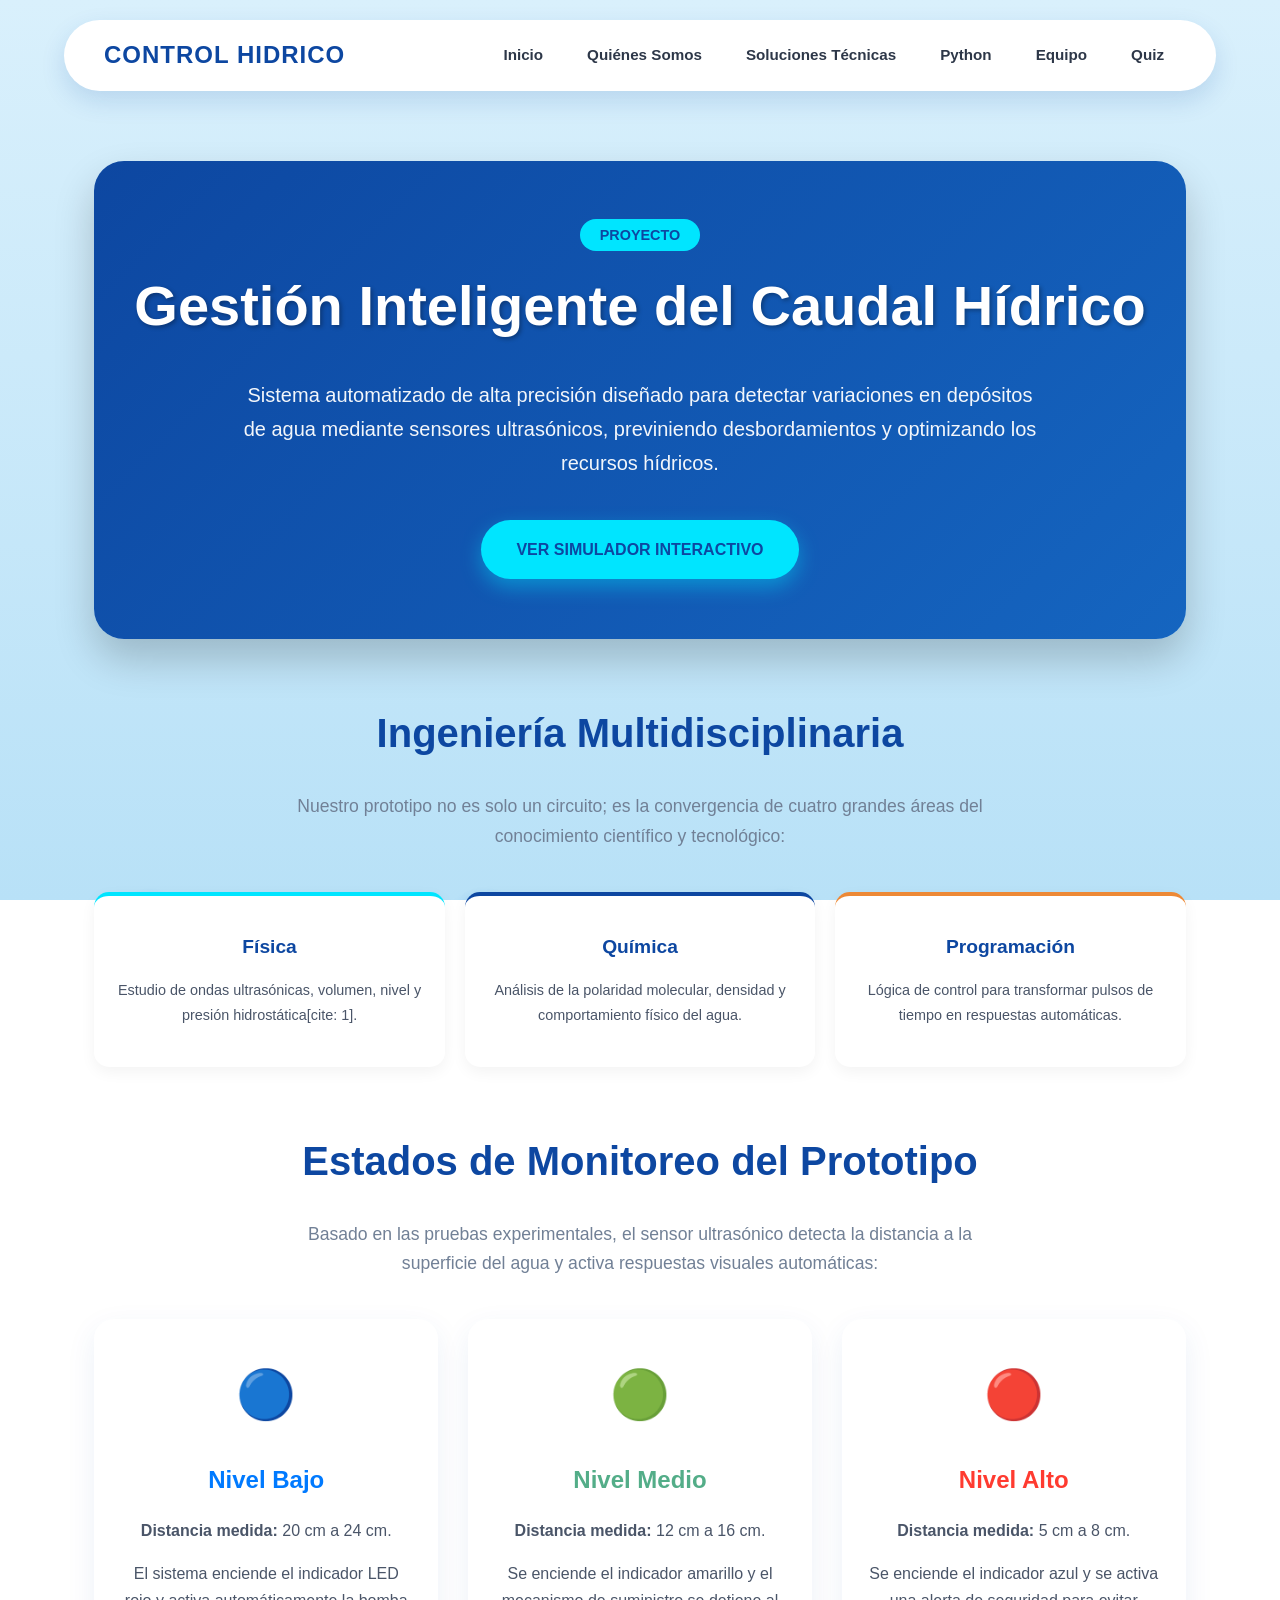
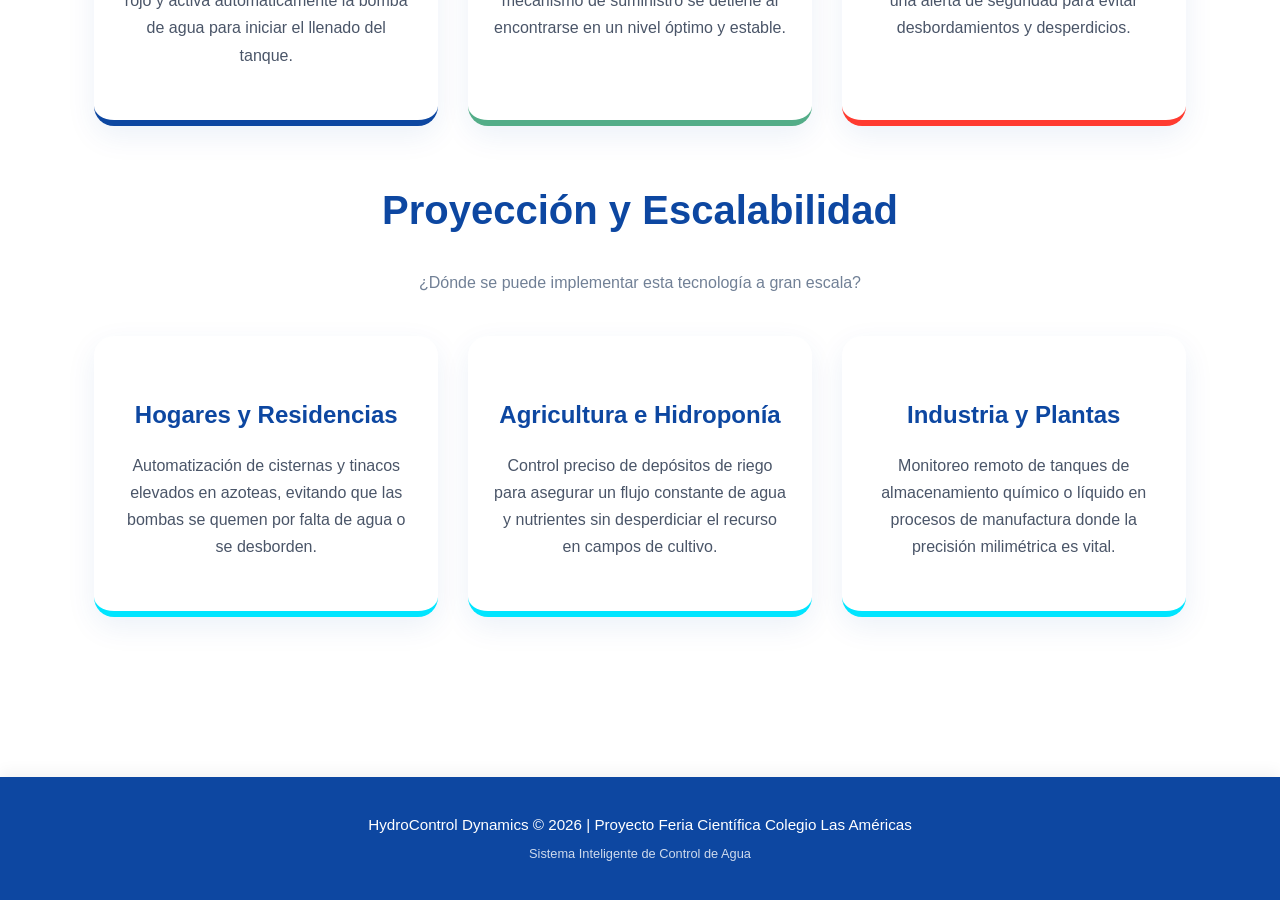
<file: index.html>
<!DOCTYPE html>
<html lang="es">
<head>
    <meta charset="UTF-8">
    <meta name="viewport" content="width=device-width, initial-scale=1.0">
    <title>HydroControl Dynamics | Inicio</title>
    <link rel="stylesheet" href="style.css">
    <style>
        .grid-info {
            display: grid;
            grid-template-columns: repeat(auto-fit, minmax(300px, 1fr));
            gap: 30px;
            margin-top: 40px;
            margin-bottom: 50px;
        }

        .tarjeta-info {
            background: #FFFFFF;
            padding: 35px 25px;
            border-radius: 20px;
            box-shadow: 0 10px 30px rgba(13, 71, 161, 0.08);
            text-align: center;
            border-bottom: 6px solid var(--azul-marino);
            transition: transform 0.3s ease;
        }

        .tarjeta-info:hover {
            transform: translateY(-8px);
        }

        .tarjeta-info h3 {
            font-size: 1.5rem;
            margin-bottom: 15px;
            color: var(--azul-marino);
        }

        .tarjeta-info p {
            color: #4A5568;
            font-size: 1rem;
            line-height: 1.7;
        }

        /* Estilo para la nueva sección de pilares tecnológicos */
        .grid-pilares {
            display: grid;
            grid-template-columns: repeat(auto-fit, minmax(220px, 1fr));
            gap: 20px;
            margin: 40px 0 60px 0;
        }

        .pilar-card {
            background: #FFFFFF;
            padding: 25px 20px;
            border-radius: 15px;
            text-align: center;
            box-shadow: 0 5px 15px rgba(0,0,0,0.05);
            border-top: 4px solid var(--azul-cyan);
        }

        .pilar-card h4 {
            color: var(--azul-marino);
            margin: 10px 0;
            font-size: 1.2rem;
        }

        .seccion-impacto {
            background: #1A202C;
            color: white;
            padding: 50px 30px;
            border-radius: 20px;
            text-align: center;
            margin: 60px 0;
            box-shadow: 0 15px 35px rgba(0,0,0,0.2);
            border-top: 4px solid var(--azul-cyan);
        }

        .seccion-impacto h3 {
            color: var(--azul-cyan);
            font-size: 2rem;
            margin-bottom: 20px;
        }
    </style>
</head>
<body>

  <div class="water-background">
    <div class="bubble" style="--tam:40px; --izq:10%; --dur:12s; --deriva:30px"></div>
    <div class="bubble" style="--tam:70px; --izq:35%; --dur:16s; --deriva:-40px"></div>
    <div class="bubble" style="--tam:25px; --izq:60%; --dur:10s; --deriva:20px"></div>
    <!-- agrega más cambiando los valores -->
</div>

    <header>
        <h1> Control Hidrico</h1>
        <nav>
            <a href="index.html">Inicio</a>
            <a href="filosofia.html">Quiénes Somos</a>
            <a href="soluciones.html">Soluciones Técnicas</a>
            <a href="python.html">Python</a>
            <a href="equipo.html">Equipo</a>
            <a href="quiz.html">Quiz</a>
        </nav>
    </header>

    <div class="container">
        
        <!-- Hero Section Principal -->
        <div class="hero-section">
            <span style="background: var(--azul-cyan); color: var(--azul-marino); padding: 8px 20px; border-radius: 20px; font-weight: bold; font-size: 0.9rem; text-transform: uppercase;">Proyecto </span>
            <h2>Gestión Inteligente del Caudal Hídrico</h2>
            <p style="font-size: 1.25rem; max-width: 800px; margin: 20px auto 40px auto; opacity: 0.95; line-height: 1.7;">
                Sistema automatizado de alta precisión diseñado para detectar variaciones en depósitos de agua mediante sensores ultrasónicos, previniendo desbordamientos y optimizando los recursos hídricos.
            </p>
            <a href="soluciones.html" class="btn"> Ver Simulador Interactivo</a>
        </div>

        <!-- SECCIÓN NUEVA: Los Pilares Tecnológicos del Proyecto -->
        <h2 style="text-align: center; margin-top: 10px;">Ingeniería Multidisciplinaria</h2>
        <p style="text-align: center; color: #718096; max-width: 700px; margin: 0 auto; font-size: 1.1rem;">
            Nuestro prototipo no es solo un circuito; es la convergencia de cuatro grandes áreas del conocimiento científico y tecnológico:
        </p>

        <div class="grid-pilares">
            <div class="pilar-card">
                <div style="font-size: 2rem;"></div>
                <h4>Física</h4>
                <p style="font-size: 0.9rem; color: #4A5568;">Estudio de ondas ultrasónicas, volumen, nivel y presión hidrostática[cite: 1].</p>
            </div>
            <div class="pilar-card" style="border-top-color: var(--azul-marino);">
                <div style="font-size: 2rem;"></div>
                <h4>Química</h4>
                <p style="font-size: 0.9rem; color: #4A5568;">Análisis de la polaridad molecular, densidad y comportamiento físico del agua.</p>
            </div>
            <div class="pilar-card" style="border-top-color: #ED8936;">
                <div style="font-size: 2rem;"></div>
                <h4>Programación</h4>
                <p style="font-size: 0.9rem; color: #4A5568;">Lógica de control para transformar pulsos de tiempo en respuestas automáticas.</p>
            </div>
        </div>

        <!-- SECCIÓN DE ESTADOS Y RANGOS DE CENTÍMETROS (De la investigación) -->
        <h2 style="text-align: center; margin-top: 20px;">Estados de Monitoreo del Prototipo</h2>
        <p style="text-align: center; color: #718096; max-width: 700px; margin: 0 auto; font-size: 1.1rem;">
            Basado en las pruebas experimentales, el sensor ultrasónico detecta la distancia a la superficie del agua y activa respuestas visuales automáticas:
        </p>

        <div class="grid-info">
            <!-- Tarjeta Nivel Bajo -->
            <div class="tarjeta-info" style="border-bottom-color: 8#007AFF;">
                <div style="font-size: 3rem; margin-bottom: 10px;">🔵</div>
                <h3 style="color: #007AFF;">Nivel Bajo</h3>
                <p><strong>Distancia medida:</strong> 20 cm a 24 cm.</p>
                <p>El sistema enciende el indicador LED rojo y activa automáticamente la bomba de agua para iniciar el llenado del tanque.</p>
            </div>

            <!-- Tarjeta Nivel Medio -->
            <div class="tarjeta-info" style="border-bottom-color: #53ad88;">
                <div style="font-size: 3rem; margin-bottom: 10px;">🟢</div>
                <h3 style="color: #53ad88;">Nivel Medio</h3>
                <p><strong>Distancia medida:</strong> 12 cm a 16 cm.</p>
                <p>Se enciende el indicador amarillo y el mecanismo de suministro se detiene al encontrarse en un nivel óptimo y estable.</p>
            </div>

            <!-- Tarjeta Nivel Alto -->
            <div class="tarjeta-info" style="border-bottom-color: #FF3B30;">
                <div style="font-size: 3rem; margin-bottom: 10px;">🔴</div>
                <h3 style="color: #FF3B30;">Nivel Alto</h3>
                <p><strong>Distancia medida:</strong> 5 cm a 8 cm.</p>
                <p>Se enciende el indicador azul y se activa una alerta de seguridad para evitar desbordamientos y desperdicios.</p>
            </div>
        </div>

        <!-- SECCIÓN NUEVA: Aplicaciones en el Mundo Real -->
        <h2 style="text-align: center; margin-top: 40px;">Proyección y Escalabilidad</h2>
        <p style="text-align: center; color: #718096; max-width: 700px; margin: 0 auto 30px auto;">
            ¿Dónde se puede implementar esta tecnología a gran escala?
        </p>
        
        <div class="grid-info">
            <div class="tarjeta-info" style="border-bottom-color: var(--azul-cyan);">
                <div style="font-size: 2.5rem; margin-bottom: 10px;"></div>
                <h3>Hogares y Residencias</h3>
                <p>Automatización de cisternas y tinacos elevados en azoteas, evitando que las bombas se quemen por falta de agua o se desborden.</p>
            </div>
            <div class="tarjeta-info" style="border-bottom-color: var(--azul-cyan);">
                <div style="font-size: 2.5rem; margin-bottom: 10px;"></div>
                <h3>Agricultura e Hidroponía</h3>
                <p>Control preciso de depósitos de riego para asegurar un flujo constante de agua y nutrientes sin desperdiciar el recurso en campos de cultivo.</p>
            </div>
            <div class="tarjeta-info" style="border-bottom-color: var(--azul-cyan);">
                <div style="font-size: 2.5rem; margin-bottom: 10px;"></div>
                <h3>Industria y Plantas</h3>
                <p>Monitoreo remoto de tanques de almacenamiento químico o líquido en procesos de manufactura donde la precisión milimétrica es vital.</p>
            </div>
        </div>

     

    </div>

    <!-- FOOTER UNIFICADO -->
    <footer>
        <p>HydroControl Dynamics © 2026 | Proyecto Feria Científica Colegio Las Américas</p>
        <p style="font-size: 0.8rem; opacity: 0.8;">Sistema Inteligente de Control de Agua</p>
    </footer>
</body>
</html>
</file>
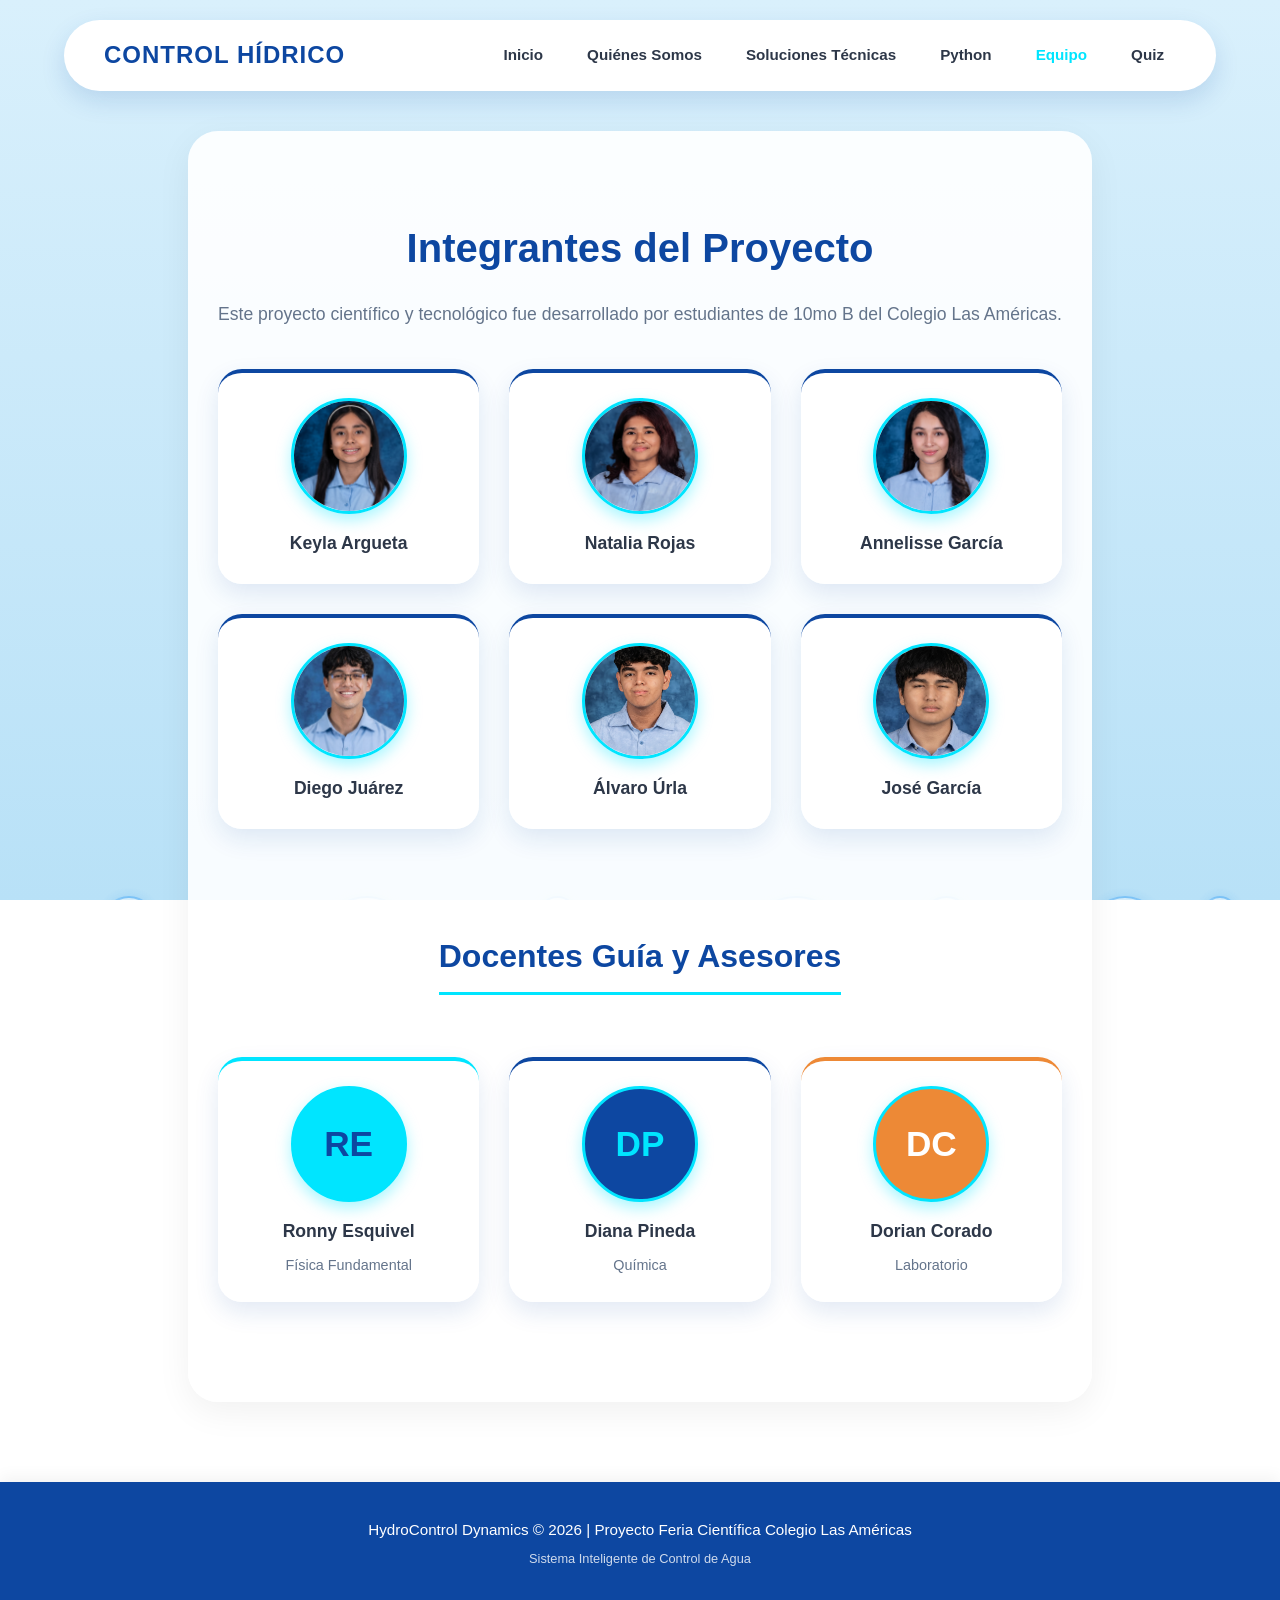
<file: equipo.html>
<!DOCTYPE html>
<html lang="es">
<head>
    <meta charset="UTF-8">
    <meta name="viewport" content="width=device-width, initial-scale=1.0">
    <title>HydroControl Dynamics - Equipo</title>
    <link rel="stylesheet" href="style.css">
    <style>
        /* Estilos optimizados y profesionales para el equipo */
        .team-container {
            max-width: 1000px;
            margin: 0 auto;
            text-align: center;
            padding: 20px;
        }
        .team-grid {
            display: grid;
            grid-template-columns: repeat(auto-fit, minmax(220px, 1fr));
            gap: 30px;
            margin-top: 30px;
            margin-bottom: 50px;
            justify-content: center;
        }
        .team-card {
            background: rgba(255, 255, 255, 0.95);
            padding: 25px 20px;
            border-radius: 24px;
            box-shadow: 0 10px 25px rgba(13, 71, 161, 0.12);
            transition: transform 0.3s ease, box-shadow 0.3s ease;
            display: flex;
            flex-direction: column;
            align-items: center;
            border-top: 4px solid var(--azul-marino);
        }
        .team-card:hover {
            transform: translateY(-8px);
            box-shadow: 0 15px 30px rgba(13, 71, 161, 0.2);
        }
        /* Imágenes grandes, nítidas y llenando el círculo perfectamente */
        .avatar-img {
            width: 110px;
            height: 110px;
            object-fit: cover;
            border-radius: 50%;
            margin-bottom: 15px;
            box-shadow: 0 6px 15px rgba(0, 229, 255, 0.35);
            border: 3px solid var(--azul-cyan);
        }
        /* Círculo con iniciales para los profesores */
        .avatar-circle {
            width: 110px;
            height: 110px;
            background-color: var(--azul-marino);
            color: var(--azul-cyan);
            font-size: 2.2rem;
            font-weight: 800;
            border-radius: 50%;
            display: flex;
            align-items: center;
            justify-content: center;
            margin-bottom: 15px;
            box-shadow: 0 6px 15px rgba(0, 229, 255, 0.35);
            border: 3px solid var(--azul-cyan);
        }
        .team-card p {
            margin: 0;
            font-weight: 700;
            color: var(--texto);
            font-size: 1.1rem;
        }
        .section-title-docentes {
            color: var(--azul-marino);
            margin-top: 50px;
            font-size: 2rem;
            border-bottom: 3px solid var(--azul-cyan);
            display: inline-block;
            padding-bottom: 8px;
        }
    </style>
</head>
<body>

    <!-- BURBUJAS ANIMADAS DE FONDO -->
    <div class="water-background">
        <div class="bubble"></div>
        <div class="bubble"></div>
        <div class="bubble"></div>
        <div class="bubble"></div>
        <div class="bubble"></div>
        <div class="bubble"></div>
        <div class="bubble"></div>
    </div>

    <header>
        <h1>Control Hídrico</h1>
        <nav>
            <a href="index.html">Inicio</a>
            <a href="filosofia.html">Quiénes Somos</a>
            <a href="soluciones.html">Soluciones Técnicas</a>
            <a href="python.html">Python</a>
            <a href="equipo.html" style="color: var(--azul-cyan);">Equipo</a>
            <a href="quiz.html">Quiz</a>
        </nav>
    </header>

    <div class="container team-container">
        <div style="background: rgba(255,255,255,0.9); padding: 50px 30px; border-radius: 30px; box-shadow: 0 10px 35px rgba(0,0,0,0.06);">
            <h2 style="color: var(--azul-marino); margin-bottom: 15px; font-size: 2.5rem;">Integrantes del Proyecto</h2>
            <p style="color: #64748b; margin-bottom: 40px; font-size: 1.1rem;">Este proyecto científico y tecnológico fue desarrollado por estudiantes de 10mo B del Colegio Las Américas.</p>

            <!-- Grid de Estudiantes con Fotografías Amplias -->
            <div class="team-grid">
                <div class="team-card">
                    <img src="keyla.jpg" alt="Keyla Argueta" class="avatar-img">
                    <p>Keyla Argueta</p>
                </div>
                <div class="team-card">
                    <img src="natalia.jpg" alt="Natalia Rojas" class="avatar-img">
                    <p>Natalia Rojas</p>
                </div>
                <div class="team-card">
                    <img src="anneliese.jpg" alt="Annelisse García" class="avatar-img">
                    <p>Annelisse García</p>
                </div>
                <div class="team-card">
                    <img src="Diego.jpeg" alt="Diego Juárez" class="avatar-img">
                    <p>Diego Juárez</p>
                </div>
                <div class="team-card">
                    <img src="alvaro.jpg" alt="Álvaro Úrla" class="avatar-img">
                    <p>Álvaro Úrla</p>
                </div>
                <div class="team-card">
                    <img src="jose.jpg" alt="José García" class="avatar-img">
                    <p>José García</p>
                </div>
            </div>

            <h3 class="section-title-docentes">Docentes Guía y Asesores</h3>
            
            <!-- Grid de Docentes con Iniciales -->
            <div class="team-grid" style="margin-top: 30px;">
                <div class="team-card" style="border-top-color: var(--azul-cyan);">
                    <div class="avatar-circle" style="background: var(--azul-cyan); color: var(--azul-marino);">RE</div>
                    <p>Ronny Esquivel</p>
                    <span style="font-size: 0.9rem; color: #64748b; margin-top: 6px;">Física Fundamental</span>
                </div>
                <div class="team-card" style="border-top-color: var(--azul-marino);">
                    <div class="avatar-circle">DP</div>
                    <p>Diana Pineda</p>
                    <span style="font-size: 0.9rem; color: #64748b; margin-top: 6px;">Química</span>
                </div>
                <div class="team-card" style="border-top-color: #ED8936;">
                    <div class="avatar-circle" style="background: #ED8936; color: white;">DC</div>
                    <p>Dorian Corado</p>
                    <span style="font-size: 0.9rem; color: #64748b; margin-top: 6px;">Laboratorio</span>
                </div>
            </div>
        </div>
    </div>

    <footer>
        <p>HydroControl Dynamics © 2026 | Proyecto Feria Científica Colegio Las Américas</p>
        <p style="font-size: 0.8rem; opacity: 0.8;">Sistema Inteligente de Control de Agua</p>
    </footer>
</body>
</html>
</file>
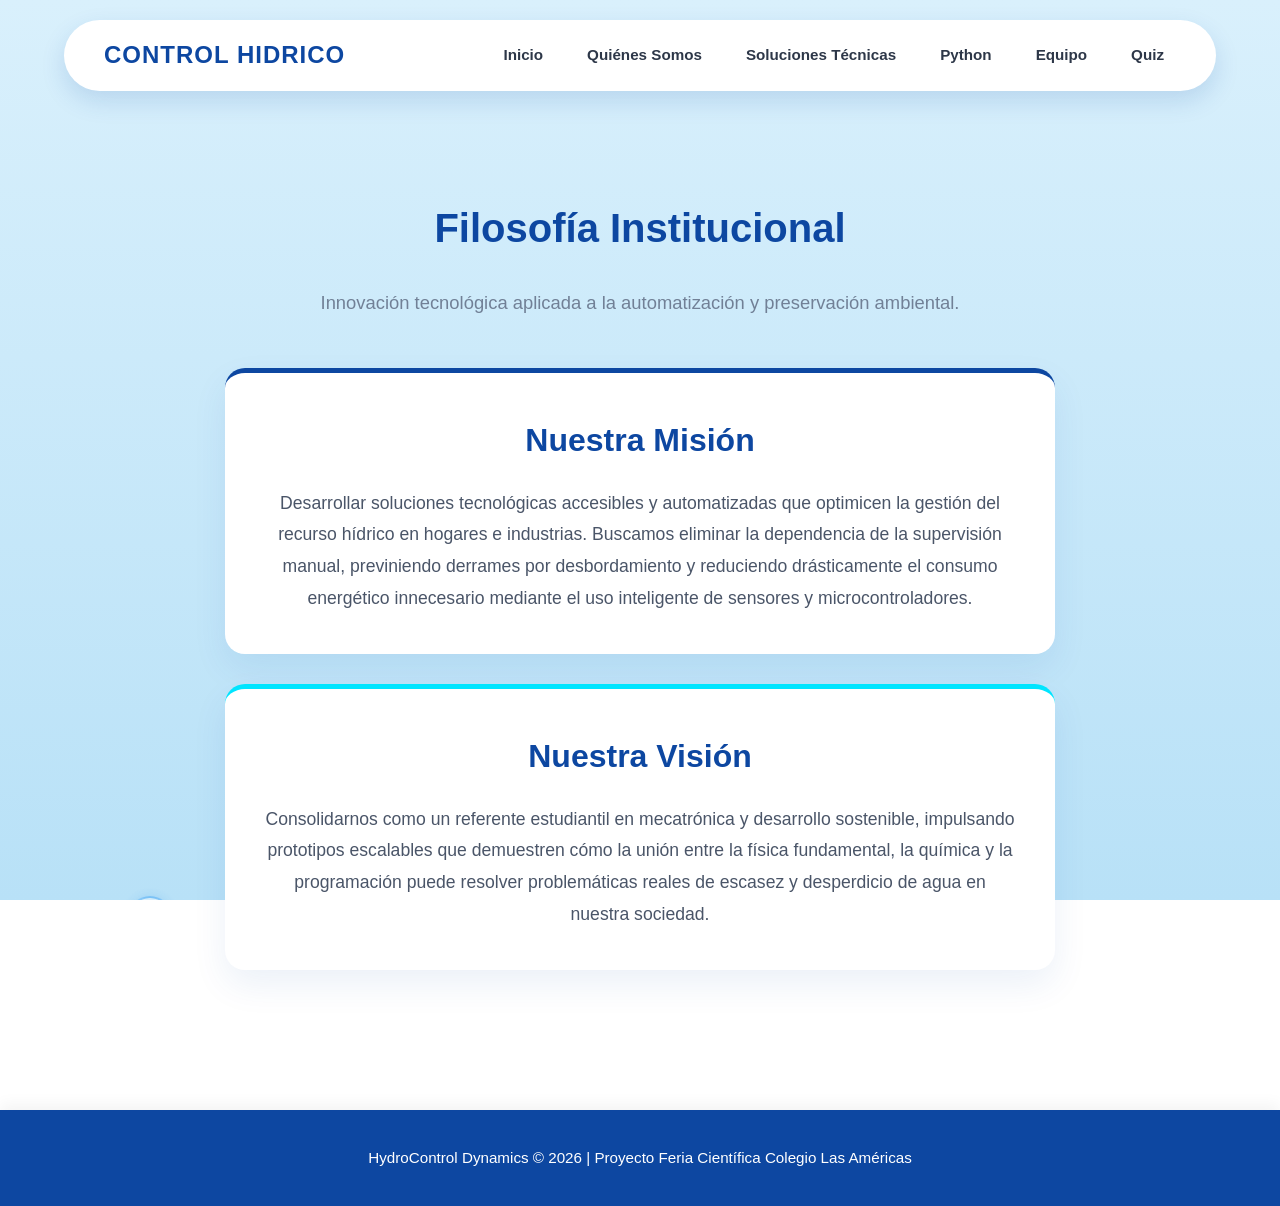
<file: filosofia.html>
<!DOCTYPE html>
<html lang="es">
<head>
    <meta charset="UTF-8">
    <meta name="viewport" content="width=device-width, initial-scale=1.0">
    <title>Quiénes Somos | HydroControl Dynamics</title>
    <link rel="stylesheet" href="style.css">
    <style>
        /* Estilos centrados y con colores limpios que combinan perfectamente */
        .contenedor-filosofia {
            max-width: 900px;
            margin: 0 auto;
        }

        .tarjeta-filosofia {
            background: #FFFFFF;
            color: #2D3748;
            padding: 40px;
            border-radius: 20px;
            box-shadow: 0 15px 35px rgba(13, 71, 161, 0.08);
            border-top: 5px solid var(--azul-marino);
            margin-bottom: 30px;
            text-align: center; /* Todo perfectamente centrado */
            transition: transform 0.3s ease, box-shadow 0.3s ease;
        }

        .tarjeta-filosofia:hover {
            transform: translateY(-5px);
            box-shadow: 0 20px 40px rgba(13, 71, 161, 0.15);
        }

        .tarjeta-filosofia h3 {
            color: var(--azul-marino);
            font-size: 2rem;
            margin-top: 0;
            margin-bottom: 20px;
        }

        .tarjeta-filosofia p {
            color: #4A5568;
            font-size: 1.1rem;
            line-height: 1.8;
            max-width: 750px;
            margin: 0 auto;
        }

        .equipo-grid {
            display: grid;
            grid-template-columns: repeat(auto-fit, minmax(250px, 1fr));
            gap: 20px;
            margin-top: 20px;
        }

        .equipo-lista {
            list-style: none;
            padding: 0;
            margin: 0;
            text-align: left;
            display: inline-block;
        }

        .equipo-lista li {
            padding: 8px 0;
            border-bottom: 1px solid #EDF2F7;
            font-size: 1.05rem;
            color: #4A5568;
        }
    </style>
</head>
<body>

 <div class="water-background">
    <div class="bubble" style="--tam:40px; --izq:10%; --dur:12s; --deriva:30px"></div>
    <div class="bubble" style="--tam:70px; --izq:35%; --dur:16s; --deriva:-40px"></div>
    <div class="bubble" style="--tam:25px; --izq:60%; --dur:10s; --deriva:20px"></div>
    <!-- agrega más cambiando los valores -->
</div>

    <header>
        <h1> Control Hidrico</h1>
        <nav>
            <a href="index.html">Inicio</a>
            <a href="filosofia.html">Quiénes Somos</a>
            <a href="soluciones.html">Soluciones Técnicas</a>
            <a href="python.html">Python</a>
            <a href="equipo.html">Equipo</a>
            <a href="quiz.html">Quiz</a>
        </nav>
    </header>

    <div class="container contenedor-filosofia">
        <h2>Filosofía Institucional</h2>
        <p style="text-align: center; color: #718096; margin-bottom: 50px; font-size: 1.15rem;">
            Innovación tecnológica aplicada a la automatización y preservación ambiental.
        </p>

        <!-- Misión -->
        <div class="tarjeta-filosofia">
            <h3> Nuestra Misión</h3>
            <p>
                Desarrollar soluciones tecnológicas accesibles y automatizadas que optimicen la gestión del recurso hídrico en hogares e industrias. Buscamos eliminar la dependencia de la supervisión manual, previniendo derrames por desbordamiento y reduciendo drásticamente el consumo energético innecesario mediante el uso inteligente de sensores y microcontroladores.
            </p>
        </div>

        <!-- Visión -->
        <div class="tarjeta-filosofia" style="border-top-color: var(--azul-cyan);">
            <h3> Nuestra Visión</h3>
            <p>
                Consolidarnos como un referente estudiantil en mecatrónica y desarrollo sostenible, impulsando prototipos escalables que demuestren cómo la unión entre la física fundamental, la química y la programación puede resolver problemáticas reales de escasez y desperdicio de agua en nuestra sociedad.
            </p>
        </div>
        
    
    </div>

    <footer>
        <p>HydroControl Dynamics © 2026 | Proyecto Feria Científica Colegio Las Américas</p>
    </footer>
</body>
</html>
</file>
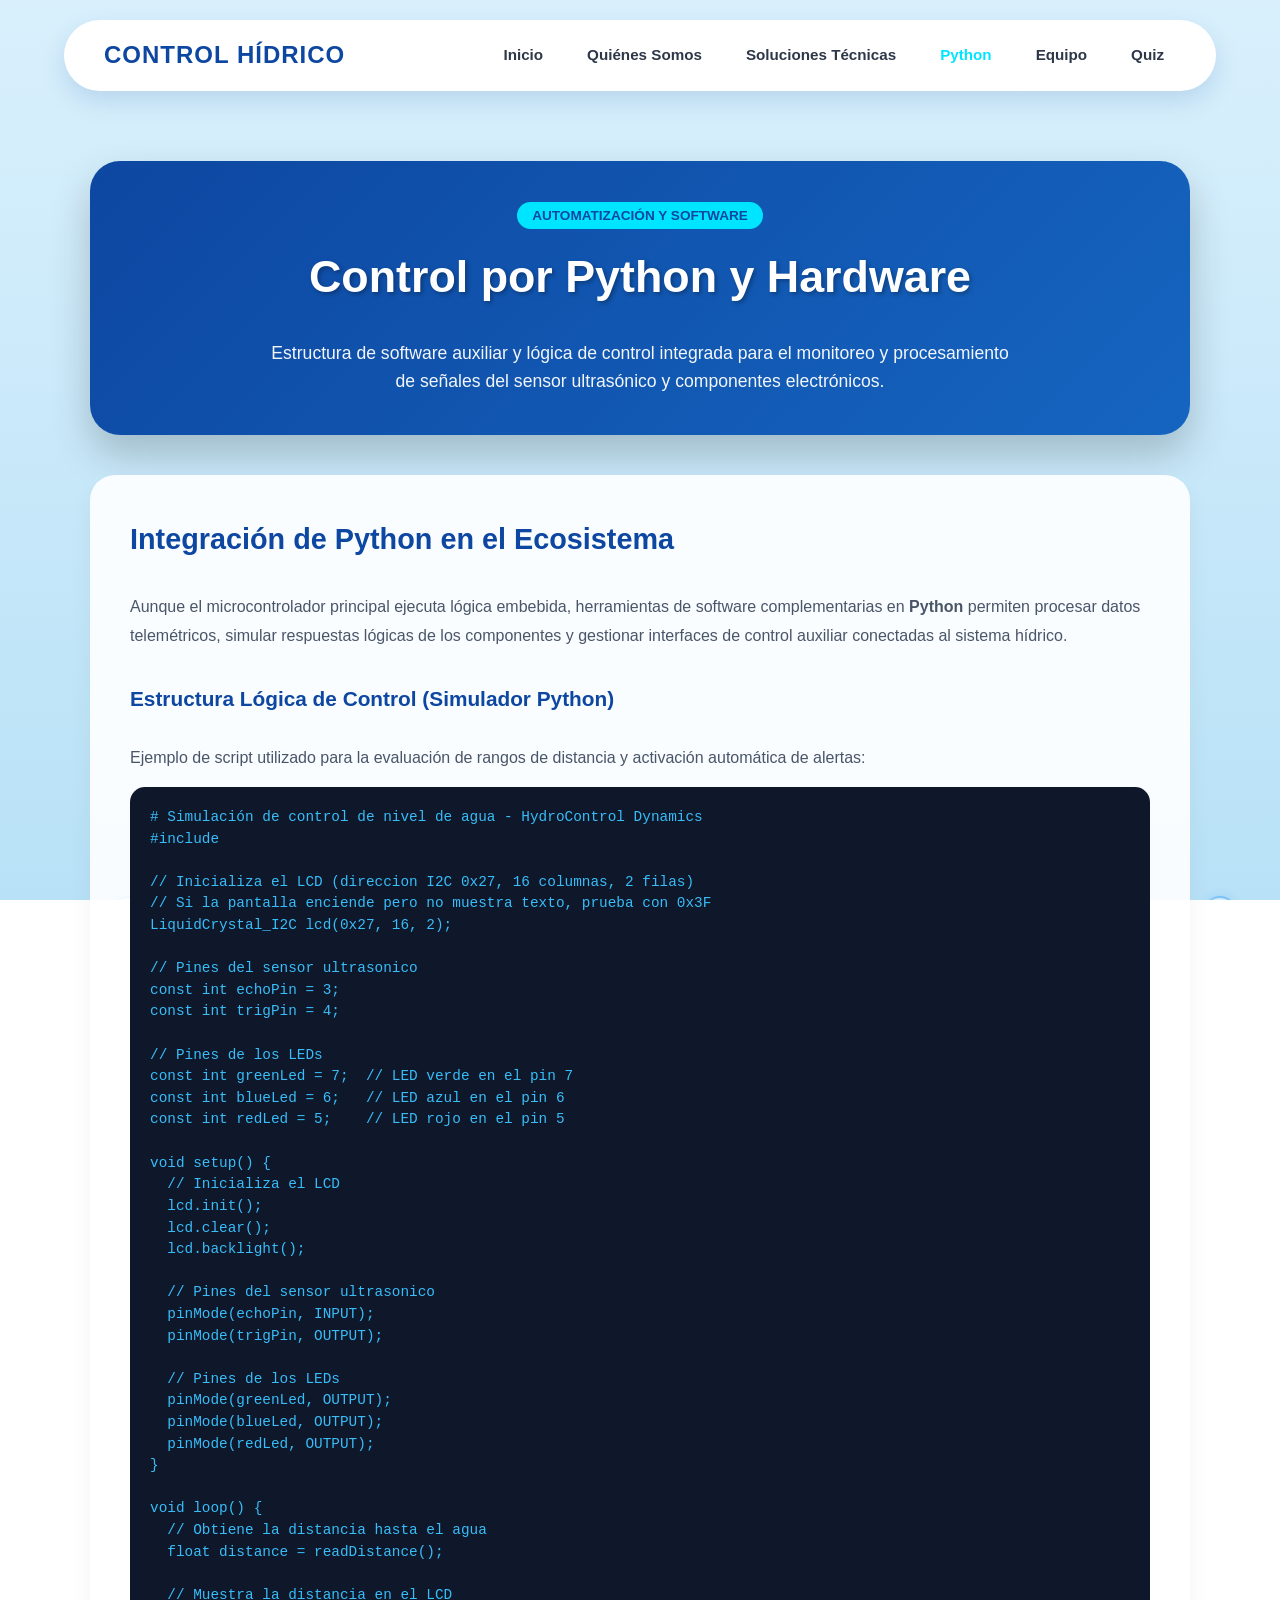
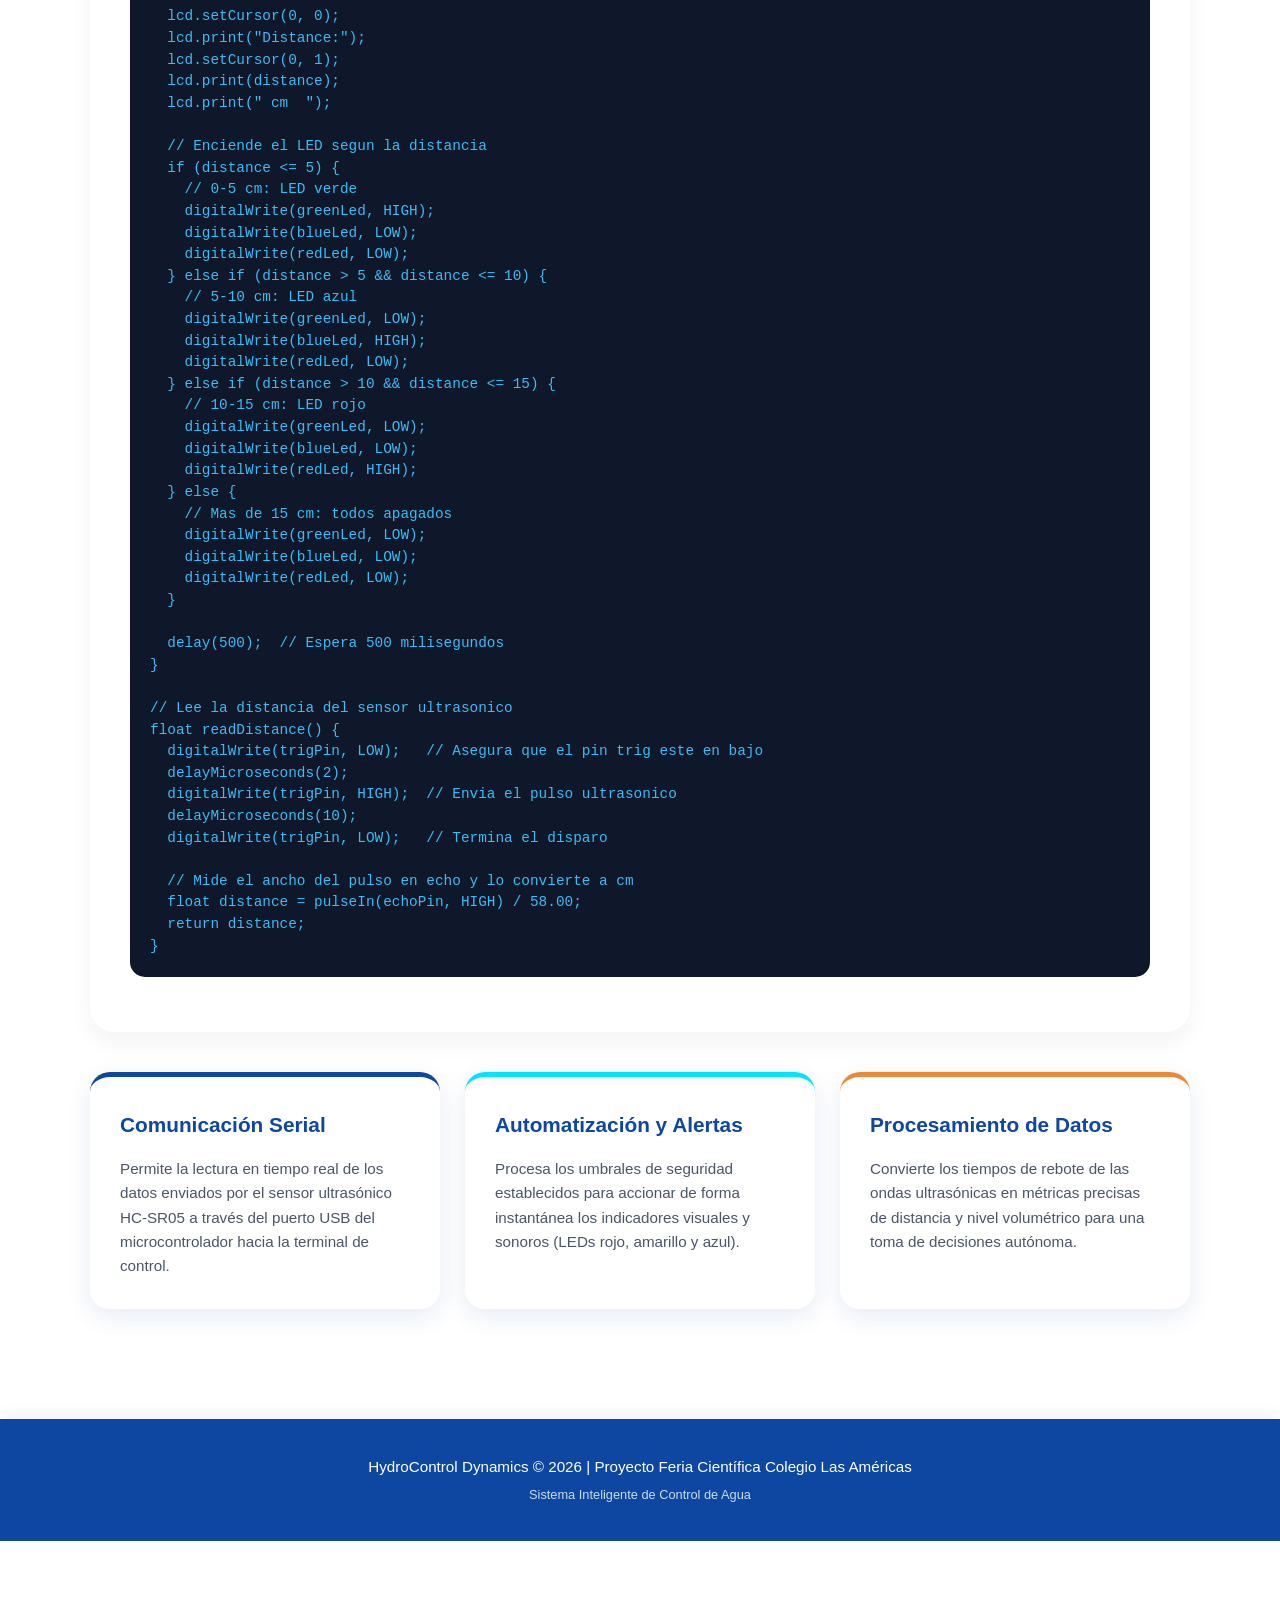
<file: python.html>
<!DOCTYPE html>
<html lang="es">
<head>
    <meta charset="UTF-8">
    <meta name="viewport" content="width=device-width, initial-scale=1.0">
    <title>HydroControl Dynamics - Python & Componentes</title>
    <link rel="stylesheet" href="style.css">
    <style>
        /* Estilos específicos para los recuadros de componentes */
        .grid-componentes {
            display: grid;
            grid-template-columns: repeat(auto-fit, minmax(280px, 1fr));
            gap: 25px;
            margin-top: 30px;
        }
        .tarjeta-componente {
            background: rgba(255, 255, 255, 0.95);
            padding: 30px;
            border-radius: 20px;
            box-shadow: 0 8px 25px rgba(13, 71, 161, 0.1);
            border-top: 5px solid var(--azul-marino);
            transition: transform 0.3s ease;
        }
        .tarjeta-componente:hover {
            transform: translateY(-5px);
        }
        .tarjeta-componente h3 {
            color: var(--azul-marino);
            margin-top: 0;
            font-size: 1.3rem;
            margin-bottom: 15px;
        }
        .tarjeta-componente p {
            color: #4a5568;
            font-size: 0.95rem;
            line-height: 1.6;
            margin: 0;
        }
    </style>
</head>
<body>

    <!-- BURBUJAS ANIMADAS DE FONDO -->
    <div class="water-background">
        <div class="bubble"></div>
        <div class="bubble"></div>
        <div class="bubble"></div>
        <div class="bubble"></div>
        <div class="bubble"></div>
        <div class="bubble"></div>
        <div class="bubble"></div>
    </div>

    <header>
        <h1>Control Hídrico</h1>
        <nav>
            <a href="index.html">Inicio</a>
            <a href="filosofia.html">Quiénes Somos</a>
            <a href="soluciones.html">Soluciones Técnicas</a>
            <a href="python.html" style="color: var(--azul-cyan);">Python</a>
            <a href="equipo.html">Equipo</a>
            <a href="quiz.html">Quiz</a>

        </nav>
    </header>

    <div class="container">
        
        <div class="hero-section" style="padding: 40px 20px; margin-bottom: 40px;">
            <span style="background: var(--azul-cyan); color: var(--azul-marino); padding: 6px 15px; border-radius: 20px; font-weight: bold; font-size: 0.85rem; text-transform: uppercase;">Automatización y Software</span>
            <h2 style="color: white; font-size: 2.8rem; margin-top: 10px;">Control por Python y Hardware</h2>
            <p style="font-size: 1.1rem; max-width: 750px; margin: 15px auto 0 auto; opacity: 0.95; line-height: 1.6;">
                Estructura de software auxiliar y lógica de control integrada para el monitoreo y procesamiento de señales del sensor ultrasónico y componentes electrónicos.
            </p>
        </div>

        <div style="background: rgba(255,255,255,0.9); padding: 40px; border-radius: 25px; box-shadow: 0 10px 25px rgba(0,0,0,0.05); margin-bottom: 40px;">
            <h3 style="color: var(--azul-marino); margin-top: 0; font-size: 1.8rem;">Integración de Python en el Ecosistema</h3>
            <p style="color: #4a5568; line-height: 1.8;">
                Aunque el microcontrolador principal ejecuta lógica embebida, herramientas de software complementarias en <strong>Python</strong> permiten procesar datos telemétricos, simular respuestas lógicas de los componentes y gestionar interfaces de control auxiliar conectadas al sistema hídrico.
            </p>

            <h4 style="color: var(--azul-marino); margin-top: 30px; font-size: 1.3rem;">Estructura Lógica de Control (Simulador Python)</h4>
            <p style="color: #4a5568;">Ejemplo de script utilizado para la evaluación de rangos de distancia y activación automática de alertas:</p>

            <pre style="background: #0f172a; color: #38bdf8; padding: 20px; border-radius: 15px; overflow-x: auto; font-family: 'Courier New', Courier, monospace; font-size: 0.9rem; line-height: 1.5;"><code># Simulación de control de nivel de agua - HydroControl Dynamics
#include <LiquidCrystal_I2C.h>

// Inicializa el LCD (direccion I2C 0x27, 16 columnas, 2 filas)
// Si la pantalla enciende pero no muestra texto, prueba con 0x3F
LiquidCrystal_I2C lcd(0x27, 16, 2);

// Pines del sensor ultrasonico
const int echoPin = 3;
const int trigPin = 4;

// Pines de los LEDs
const int greenLed = 7;  // LED verde en el pin 7
const int blueLed = 6;   // LED azul en el pin 6
const int redLed = 5;    // LED rojo en el pin 5

void setup() {
  // Inicializa el LCD
  lcd.init();
  lcd.clear();
  lcd.backlight();

  // Pines del sensor ultrasonico
  pinMode(echoPin, INPUT);
  pinMode(trigPin, OUTPUT);

  // Pines de los LEDs
  pinMode(greenLed, OUTPUT);
  pinMode(blueLed, OUTPUT);
  pinMode(redLed, OUTPUT);
}

void loop() {
  // Obtiene la distancia hasta el agua
  float distance = readDistance();

  // Muestra la distancia en el LCD
  lcd.setCursor(0, 0);
  lcd.print("Distance:");
  lcd.setCursor(0, 1);
  lcd.print(distance);
  lcd.print(" cm  ");

  // Enciende el LED segun la distancia
  if (distance <= 5) {
    // 0-5 cm: LED verde
    digitalWrite(greenLed, HIGH);
    digitalWrite(blueLed, LOW);
    digitalWrite(redLed, LOW);
  } else if (distance > 5 && distance <= 10) {
    // 5-10 cm: LED azul
    digitalWrite(greenLed, LOW);
    digitalWrite(blueLed, HIGH);
    digitalWrite(redLed, LOW);
  } else if (distance > 10 && distance <= 15) {
    // 10-15 cm: LED rojo
    digitalWrite(greenLed, LOW);
    digitalWrite(blueLed, LOW);
    digitalWrite(redLed, HIGH);
  } else {
    // Mas de 15 cm: todos apagados
    digitalWrite(greenLed, LOW);
    digitalWrite(blueLed, LOW);
    digitalWrite(redLed, LOW);
  }

  delay(500);  // Espera 500 milisegundos
}

// Lee la distancia del sensor ultrasonico
float readDistance() {
  digitalWrite(trigPin, LOW);   // Asegura que el pin trig este en bajo
  delayMicroseconds(2);
  digitalWrite(trigPin, HIGH);  // Envia el pulso ultrasonico
  delayMicroseconds(10);
  digitalWrite(trigPin, LOW);   // Termina el disparo

  // Mide el ancho del pulso en echo y lo convierte a cm
  float distance = pulseIn(echoPin, HIGH) / 58.00;
  return distance;
}
</code></pre>
        </div>

        <!-- SECCIÓN CON RECUADROS PARA COMPONENTES Y COMUNICACIÓN -->
        <div class="grid-componentes">
            <div class="tarjeta-componente">
                <h3>Comunicación Serial</h3>
                <p>Permite la lectura en tiempo real de los datos enviados por el sensor ultrasónico HC-SR05 a través del puerto USB del microcontrolador hacia la terminal de control.</p>
            </div>
            <div class="tarjeta-componente" style="border-top-color: var(--azul-cyan);">
                <h3>Automatización y Alertas</h3>
                <p>Procesa los umbrales de seguridad establecidos para accionar de forma instantánea los indicadores visuales y sonoros (LEDs rojo, amarillo y azul).</p>
            </div>
            <div class="tarjeta-componente" style="border-top-color: #ED8936;">
                <h3>Procesamiento de Datos</h3>
                <p>Convierte los tiempos de rebote de las ondas ultrasónicas en métricas precisas de distancia y nivel volumétrico para una toma de decisiones autónoma.</p>
            </div>
        </div>

    </div>

    <footer>
        <p>HydroControl Dynamics © 2026 | Proyecto Feria Científica Colegio Las Américas</p>
        <p style="font-size: 0.8rem; opacity: 0.8;">Sistema Inteligente de Control de Agua</p>
    </footer>
</body>
</html>
</file>
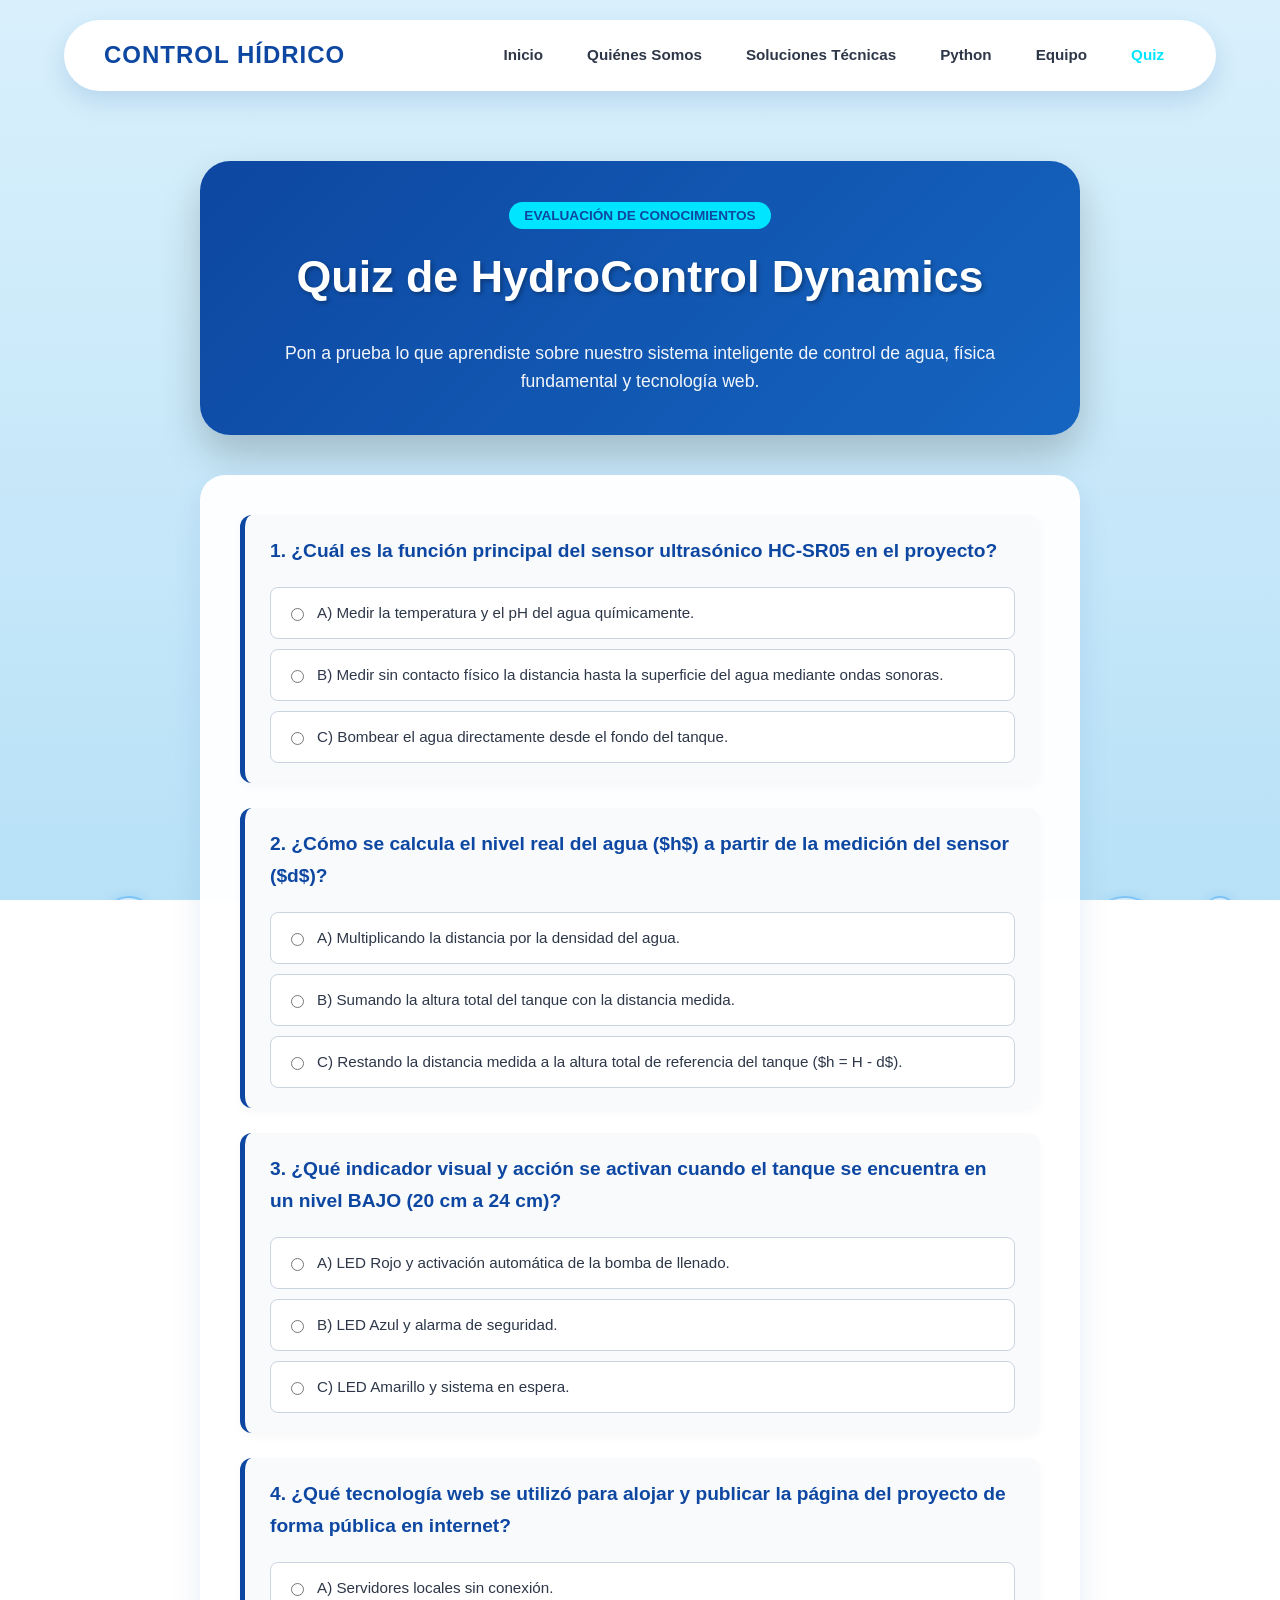
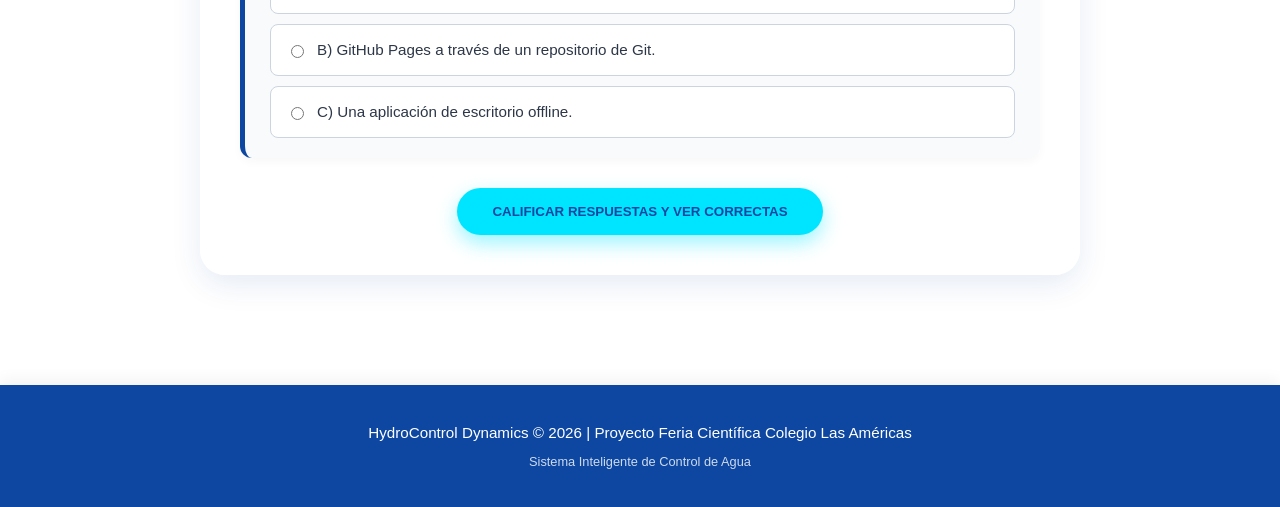
<file: quiz.html>
<!DOCTYPE html>
<html lang="es">
<head>
    <meta charset="UTF-8">
    <meta name="viewport" content="width=device-width, initial-scale=1.0">
    <title>HydroControl Dynamics - Quiz Interactivo</title>
    <link rel="stylesheet" href="style.css">
    <style>
        .quiz-container {
            max-width: 800px;
            margin: 0 auto;
            background: rgba(255, 255, 255, 0.95);
            padding: 40px;
            border-radius: 25px;
            box-shadow: 0 10px 30px rgba(13, 71, 161, 0.1);
        }
        .question-card {
            background: #f8fafc;
            border-left: 5px solid var(--azul-marino);
            padding: 20px 25px;
            border-radius: 12px;
            margin-bottom: 25px;
            box-shadow: 0 4px 10px rgba(0,0,0,0.03);
        }
        .question-card h3 {
            color: var(--azul-marino);
            margin-top: 0;
            font-size: 1.2rem;
        }
        .options-group {
            display: flex;
            flex-direction: column;
            gap: 10px;
            margin-top: 15px;
        }
        .option-label {
            display: flex;
            align-items: center;
            gap: 10px;
            background: white;
            padding: 12px 15px;
            border-radius: 8px;
            border: 1px solid #cbd5e1;
            cursor: pointer;
            transition: all 0.2s ease;
            font-size: 0.95rem;
        }
        .option-label:hover {
            background: #e0f2fe;
            border-color: var(--azul-cyan);
        }
        /* Clases para retroalimentación visual */
        .option-label.correct {
            background-color: #d1fae5 !important;
            border-color: #059669 !important;
            color: #065f46;
            font-weight: bold;
        }
        .option-label.incorrect {
            background-color: #fee2e2 !important;
            border-color: #dc2626 !important;
            color: #991b1b;
        }
        #resultado-quiz {
            text-align: center;
            font-size: 1.3rem;
            font-weight: bold;
            color: var(--azul-marino);
            margin-top: 30px;
            padding: 20px;
            border-radius: 15px;
            background: #e0f2fe;
            display: none;
        }
    </style>
</head>
<body>

    <!-- BURBUJAS ANIMADAS DE FONDO -->
    <div class="water-background">
        <div class="bubble"></div>
        <div class="bubble"></div>
        <div class="bubble"></div>
        <div class="bubble"></div>
        <div class="bubble"></div>
        <div class="bubble"></div>
        <div class="bubble"></div>
    </div>

    <header>
        <h1>Control Hídrico</h1>
        <nav>
            <a href="index.html">Inicio</a>
            <a href="filosofia.html">Quiénes Somos</a>
            <a href="soluciones.html">Soluciones Técnicas</a>
            <a href="python.html">Python</a>
            <a href="equipo.html">Equipo</a>
            <a href="quiz.html" style="color: var(--azul-cyan);">Quiz</a>
            
        </nav>
    </header>

    <div class="container">
        
        <div class="hero-section" style="padding: 40px 20px; margin-bottom: 40px;">
            <span style="background: var(--azul-cyan); color: var(--azul-marino); padding: 6px 15px; border-radius: 20px; font-weight: bold; font-size: 0.85rem; text-transform: uppercase;">Evaluación de Conocimientos</span>
            <h2 style="color: white; font-size: 2.8rem; margin-top: 10px;">Quiz de HydroControl Dynamics</h2>
            <p style="font-size: 1.1rem; max-width: 750px; margin: 15px auto 0 auto; opacity: 0.95; line-height: 1.6;">
                Pon a prueba lo que aprendiste sobre nuestro sistema inteligente de control de agua, física fundamental y tecnología web.
            </p>
        </div>

        <div class="quiz-container">
            <form id="form-quiz">
                
                <!-- Pregunta 1 -->
                <div class="question-card" data-question="p1" data-correct="b">
                    <h3>1. ¿Cuál es la función principal del sensor ultrasónico HC-SR05 en el proyecto?</h3>
                    <div class="options-group">
                        <label class="option-label"><input type="radio" name="p1" value="a"> A) Medir la temperatura y el pH del agua químicamente.</label>
                        <label class="option-label"><input type="radio" name="p1" value="b"> B) Medir sin contacto físico la distancia hasta la superficie del agua mediante ondas sonoras.</label>
                        <label class="option-label"><input type="radio" name="p1" value="c"> C) Bombear el agua directamente desde el fondo del tanque.</label>
                    </div>
                </div>

                <!-- Pregunta 2 -->
                <div class="question-card" data-question="p2" data-correct="c">
                    <h3>2. ¿Cómo se calcula el nivel real del agua ($h$) a partir de la medición del sensor ($d$)?</h3>
                    <div class="options-group">
                        <label class="option-label"><input type="radio" name="p2" value="a"> A) Multiplicando la distancia por la densidad del agua.</label>
                        <label class="option-label"><input type="radio" name="p2" value="b"> B) Sumando la altura total del tanque con la distancia medida.</label>
                        <label class="option-label"><input type="radio" name="p2" value="c"> C) Restando la distancia medida a la altura total de referencia del tanque ($h = H - d$).</label>
                    </div>
                </div>

                <!-- Pregunta 3 -->
                <div class="question-card" data-question="p3" data-correct="a">
                    <h3>3. ¿Qué indicador visual y acción se activan cuando el tanque se encuentra en un nivel BAJO (20 cm a 24 cm)?</h3>
                    <div class="options-group">
                        <label class="option-label"><input type="radio" name="p3" value="a"> A) LED Rojo y activación automática de la bomba de llenado.</label>
                        <label class="option-label"><input type="radio" name="p3" value="b"> B) LED Azul y alarma de seguridad.</label>
                        <label class="option-label"><input type="radio" name="p3" value="c"> C) LED Amarillo y sistema en espera.</label>
                    </div>
                </div>

                <!-- Pregunta 4 -->
                <div class="question-card" data-question="p4" data-correct="b">
                    <h3>4. ¿Qué tecnología web se utilizó para alojar y publicar la página del proyecto de forma pública en internet?</h3>
                    <div class="options-group">
                        <label class="option-label"><input type="radio" name="p4" value="a"> A) Servidores locales sin conexión.</label>
                        <label class="option-label"><input type="radio" name="p4" value="b"> B) GitHub Pages a través de un repositorio de Git.</label>
                        <label class="option-label"><input type="radio" name="p4" value="c"> C) Una aplicación de escritorio offline.</label>
                    </div>
                </div>

                <div style="text-align: center; margin-top: 30px;">
                    <button type="button" class="btn" onclick="calificarQuiz()">Calificar Respuestas y Ver Correctas</button>
                </div>

            </form>

            <div id="resultado-quiz"></div>
        </div>

    </div>

    <footer>
        <p>HydroControl Dynamics © 2026 | Proyecto Feria Científica Colegio Las Américas</p>
        <p style="font-size: 0.8rem; opacity: 0.8;">Sistema Inteligente de Control de Agua</p>
    </footer>

    <script>
        function calificarQuiz() {
            let aciertos = 0;
            const total = 4;
            const tarjetas = document.querySelectorAll('.question-card');

            tarjetas.forEach(tarjeta => {
                const qName = tarjeta.getAttribute('data-question');
                const correctVal = tarjeta.getAttribute('data-correct');
                const radios = tarjeta.querySelectorAll(`input[name="${qName}"]`);

                // Limpiar estilos anteriores
                radios.forEach(radio => {
                    radio.parentElement.classList.remove('correct', 'incorrect');
                });

                let seleccionada = null;
                radios.forEach(radio => {
                    if (radio.checked) {
                        seleccionada = radio.value;
                    }
                });

                // Resaltar la opción correcta y la seleccionada incorrecta si aplica
                radios.forEach(radio => {
                    if (radio.value === correctVal) {
                        radio.parentElement.classList.add('correct'); // Pone verde la correcta
                    } else if (radio.checked && radio.value !== correctVal) {
                        radio.parentElement.classList.add('incorrect'); // Pone rojo si el usuario falló
                    }
                });

                if (seleccionada === correctVal) {
                    aciertos++;
                }
            });

            const resultadoDiv = document.getElementById('resultado-quiz');
            resultadoDiv.style.display = 'block';
            
            if (aciertos === total) {
                resultadoDiv.innerHTML = ` ¡Perfecto! Obtuviste ${aciertos} de ${total} aciertos. ¡Todas las respuestas resaltadas en verde son correctas!`;
                resultadoDiv.style.color = '#065f46';
                resultadoDiv.style.background = '#d1fae5';
            } else {
                resultadoDiv.innerHTML = ` Obtuviste ${aciertos} de ${total} aciertos. <br><span style="font-size: 1rem; font-weight: normal;">Las respuestas correctas ahora se muestran marcadas en verde en cada pregunta.</span>`;
                resultadoDiv.style.color = '#1e3a8a';
                resultadoDiv.style.background = '#e0f2fe';
            }
        }
    </script>
</body>
</html>
</file>
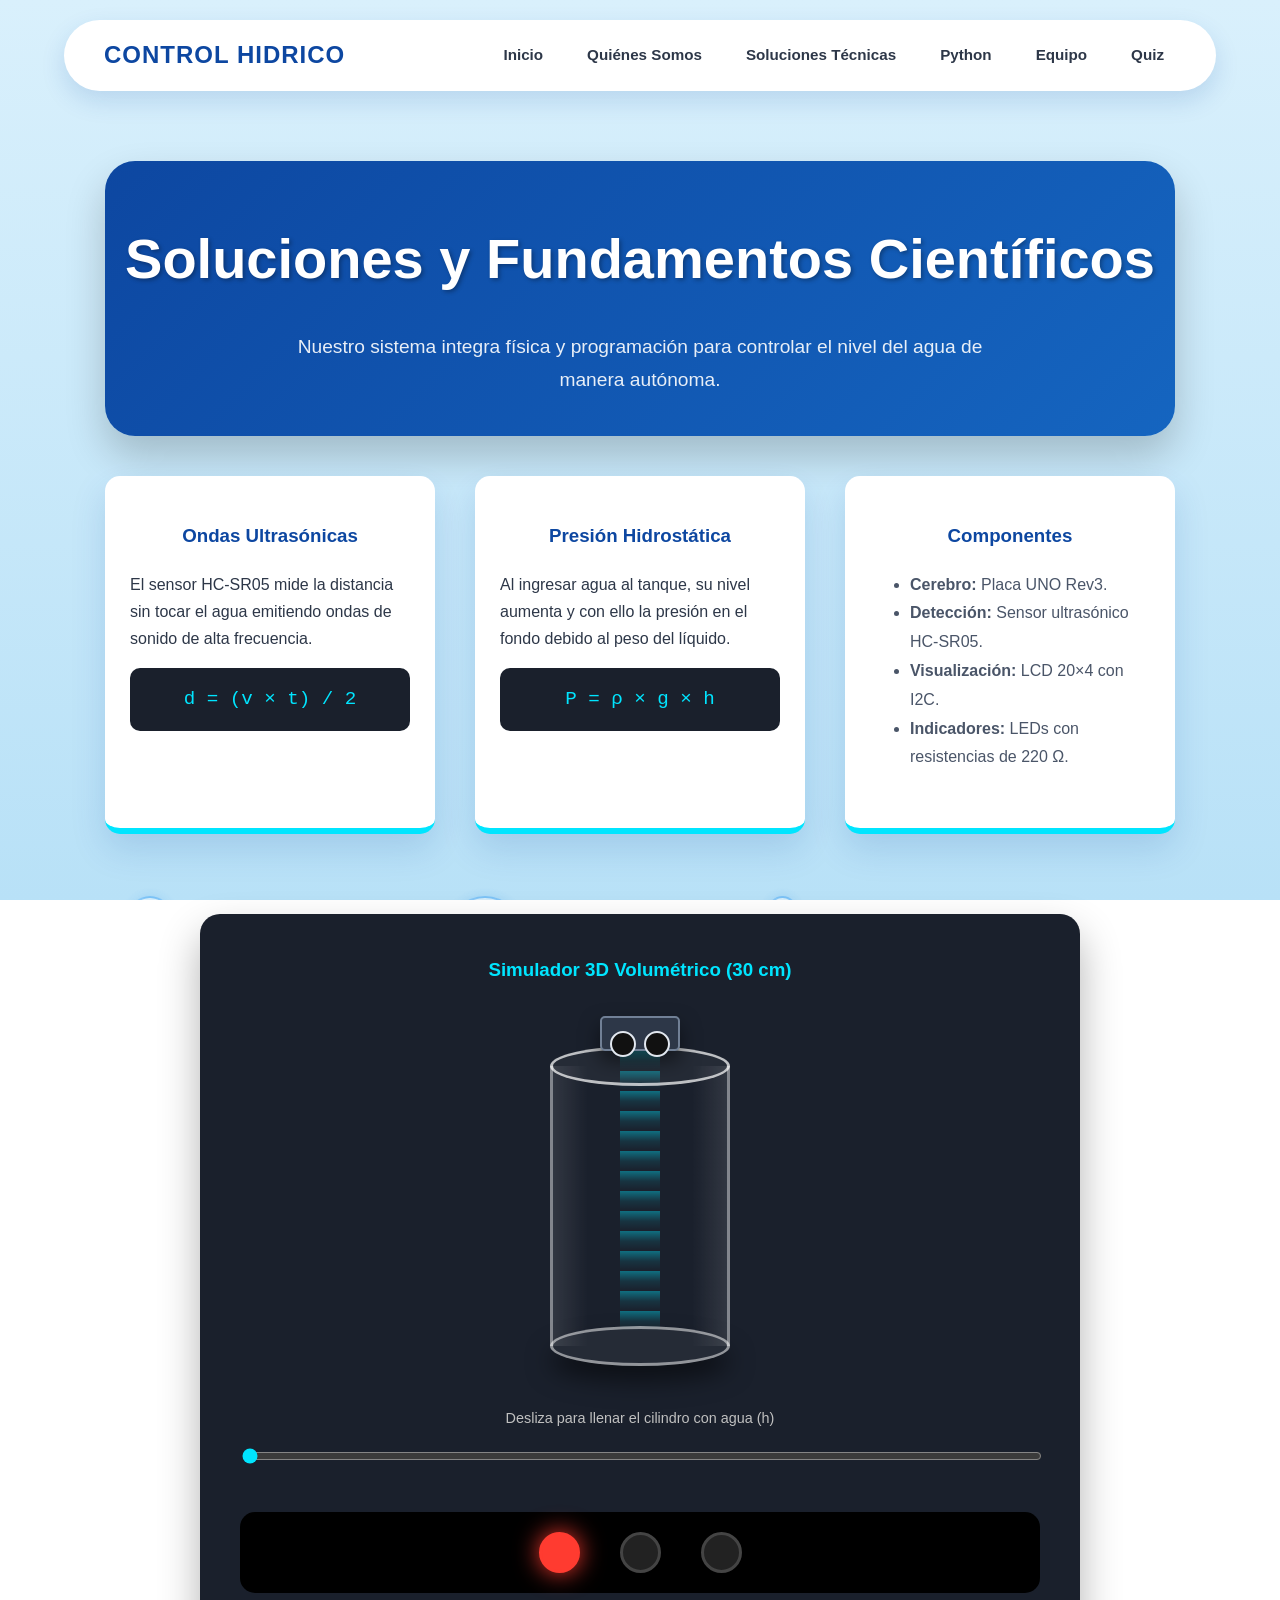
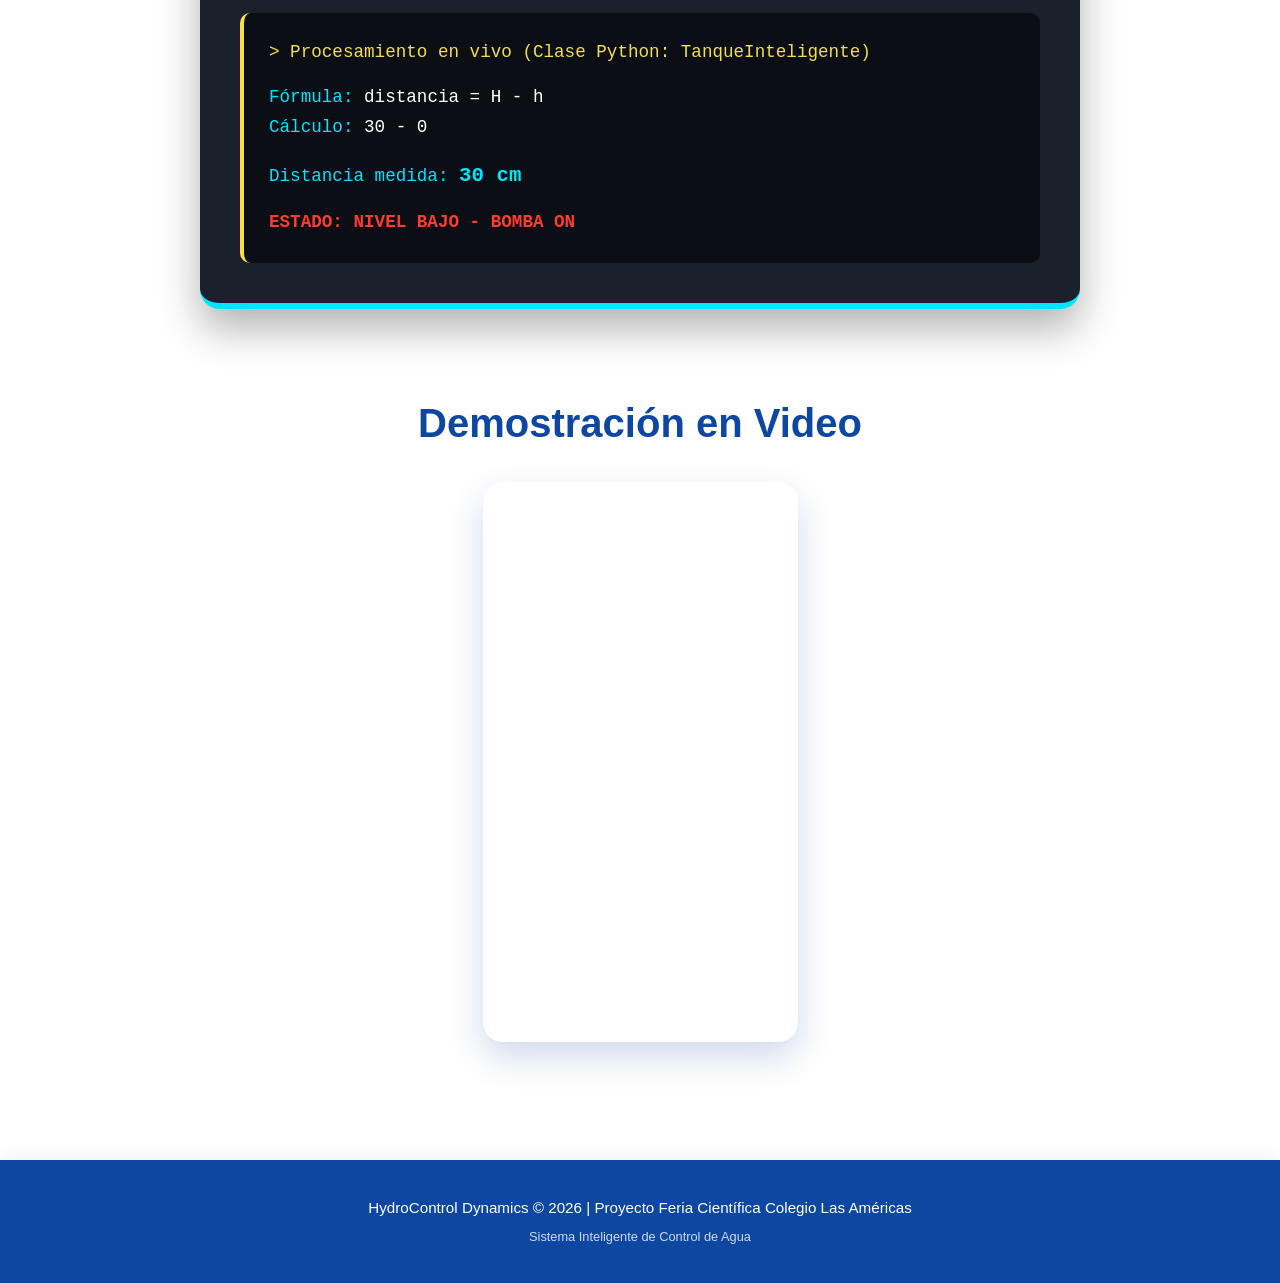
<file: soluciones.html>
<!DOCTYPE html>
<html lang="es">
<head>
    <meta charset="UTF-8">
    <meta name="viewport" content="width=device-width, initial-scale=1.0">
    <title>Soluciones Técnicas | HydroControl Dynamics</title>
    <link rel="stylesheet" href="style.css">

    <style>
        .centro-interactivo {
            max-width: 800px;
            margin: 0 auto;
            background: #1A202C;
            padding: 40px;
            border-radius: 20px;
            color: white;
            box-shadow: 0 20px 40px rgba(0,0,0,0.3);
            border-bottom: 6px solid var(--azul-cyan);
        }

        .tanque-3d * { box-sizing: border-box; }
        .tanque-3d {
            position: relative;
            width: 180px;
            height: 280px;
            margin: 80px auto 60px auto; 
        }

        .cristal-boca {
            position: absolute;
            top: -20px;
            width: 100%;
            height: 40px;
            border: 3px solid rgba(255, 255, 255, 0.7);
            border-radius: 50%;
            background: rgba(255, 255, 255, 0.05);
            z-index: 10;
        }

        .cristal-base {
            position: absolute;
            bottom: -20px;
            width: 100%;
            height: 40px;
            border: 3px solid rgba(255, 255, 255, 0.5);
            border-radius: 50%;
            background: rgba(255, 255, 255, 0.05);
            z-index: 5;
            box-shadow: 0 15px 25px rgba(0,0,0,0.5);
        }

        .cristal-cuerpo {
            position: absolute;
            top: 0;
            bottom: 0;
            width: 100%;
            border-left: 3px solid rgba(255,255,255,0.4);
            border-right: 3px solid rgba(255,255,255,0.4);
            background: linear-gradient(90deg, rgba(255,255,255,0.1) 0%, transparent 20%, transparent 80%, rgba(255,255,255,0.1) 100%);
            z-index: 6;
            pointer-events: none;
        }

        .agua-base {
            position: absolute;
            bottom: -17px;
            left: 3px;
            width: calc(100% - 6px);
            height: 34px;
            background: #0083B0;
            border-radius: 50%;
            z-index: 1;
            transition: opacity 0.1s;
        }

        .agua-volumen {
            position: absolute;
            bottom: 0;
            left: 3px;
            width: calc(100% - 6px);
            height: 0%; 
            background: linear-gradient(90deg, #0083B0, #00E5FF);
            z-index: 2;
            transition: height 0.1s linear;
        }

        .agua-superficie {
            position: absolute;
            top: -17px; 
            width: 100%;
            height: 34px;
            background: #00E5FF;
            border-radius: 50%;
            box-shadow: inset 0 0 15px rgba(0,131,176,0.9);
            border: 1px solid rgba(255,255,255,0.5);
            z-index: 3;
            transition: opacity 0.1s;
        }

        .sensor-hc {
            position: absolute;
            top: -50px;
            left: 50%;
            transform: translateX(-50%);
            width: 80px;
            height: 35px;
            background: #2D3748;
            border-radius: 5px;
            border: 2px solid #718096;
            z-index: 20;
            box-shadow: 0 10px 20px rgba(0,0,0,0.5);
        }
        .sensor-hc::before, .sensor-hc::after {
            content: '';
            position: absolute;
            bottom: -8px;
            width: 22px;
            height: 22px;
            background: #111;
            border: 2px solid #E2E8F0;
            border-radius: 50%;
        }
        .sensor-hc::before { left: 8px; }
        .sensor-hc::after { right: 8px; }

        .rayo-ultrasonico {
            position: absolute;
            top: -15px;
            left: 50%;
            transform: translateX(-50%);
            width: 40px;
            background: repeating-linear-gradient(180deg, rgba(0, 229, 255, 0.4) 0px, rgba(0, 229, 255, 0.1) 10px, transparent 20px);
            z-index: 4;
            transition: height 0.1s linear;
        }

        .slider-container { margin: 60px 0 40px 0; }
        input[type=range] { width: 100%; cursor: pointer; accent-color: var(--azul-cyan); }

        .led-container {
            display: flex;
            justify-content: center;
            gap: 40px;
            margin: 20px 0;
            padding: 20px;
            background: #000;
            border-radius: 15px;
        }
        .led {
            width: 35px;
            height: 35px;
            border-radius: 50%;
            background-color: #222; 
            border: 3px solid #444;
            transition: all 0.2s;
        }
        .led.rojo.activo { background-color: #FF3B30; box-shadow: 0 0 25px #FF3B30; border-color: #FF3B30; }
        .led.amarillo.activo { background-color: #FFCC00; box-shadow: 0 0 25px #FFCC00; border-color: #FFCC00; }
        .led.azul.activo { background-color: #007AFF; box-shadow: 0 0 25px #007AFF; border-color: #007AFF; }

        .python-console {
            background: #0B0E14;
            color: #00E5FF;
            padding: 25px;
            border-radius: 10px;
            font-family: 'Courier New', monospace;
            text-align: left;
            margin-top: 20px;
            border-left: 4px solid #F5DF4D;
            font-size: 1.1rem;
        }

        .polaroid-card {
            background: #FFFFFF;
            padding: 25px 25px 40px 25px;
            border-radius: 15px;
            border-bottom: 6px solid var(--azul-cyan);
            box-shadow: 0 15px 35px rgba(13, 71, 161, 0.15);
        }
    </style>
</head>
<body>

 <div class="water-background">
    <div class="bubble" style="--tam:40px; --izq:10%; --dur:12s; --deriva:30px"></div>
    <div class="bubble" style="--tam:70px; --izq:35%; --dur:16s; --deriva:-40px"></div>
    <div class="bubble" style="--tam:25px; --izq:60%; --dur:10s; --deriva:20px"></div>
    <!-- agrega más cambiando los valores -->
</div>

    <header>
        <h1> Control Hidrico</h1>
        <nav>
            <a href="index.html">Inicio</a>
            <a href="filosofia.html">Quiénes Somos</a>
            <a href="soluciones.html">Soluciones Técnicas</a>
            <a href="python.html">Python</a>
            <a href="equipo.html">Equipo</a>
            <a href="quiz.html">Quiz</a>
        </nav>
    </header>

    <div class="container">
        
        <div class="hero-section" style="padding: 40px 20px; margin-bottom: 40px;">
            <h2>Soluciones y Fundamentos Científicos</h2>
            <p style="font-size: 1.2rem; max-width: 700px; margin: 0 auto; opacity: 0.9;">
                Nuestro sistema integra física y programación para controlar el nivel del agua de manera autónoma.
            </p>
        </div>
        
        <div class="grid" style="margin-bottom: 80px;">
            <div class="polaroid-card">
                <div style="font-size: 2.5rem; text-align: center;"></div>
                <h3 style="text-align: center; color: var(--azul-marino);">Ondas Ultrasónicas</h3>
                <p>El sensor HC-SR05 mide la distancia sin tocar el agua emitiendo ondas de sonido de alta frecuencia.</p>
                <div style="background: #1A202C; color: #00E5FF; padding: 15px; border-radius: 10px; text-align: center; font-size: 1.2rem; margin-top: 15px; font-family: monospace;">
                    d = (v × t) / 2
                </div>
            </div>

            <div class="polaroid-card">
                <div style="font-size: 2.5rem; text-align: center;"></div>
                <h3 style="text-align: center; color: var(--azul-marino);">Presión Hidrostática</h3>
                <p>Al ingresar agua al tanque, su nivel aumenta y con ello la presión en el fondo debido al peso del líquido.</p>
                <div style="background: #1A202C; color: #00E5FF; padding: 15px; border-radius: 10px; text-align: center; font-size: 1.2rem; margin-top: 15px; font-family: monospace;">
                    P = ρ × g × h
                </div>
            </div>

            <div class="polaroid-card">
                <div style="font-size: 2.5rem; text-align: center;"></div>
                <h3 style="text-align: center; color: var(--azul-marino);">Componentes</h3>
                <ul style="color: #4A5568; line-height: 1.8;">
                    <li><strong>Cerebro:</strong> Placa UNO Rev3.</li>
                    <li><strong>Detección:</strong> Sensor ultrasónico HC-SR05.</li>
                    <li><strong>Visualización:</strong> LCD 20×4 con I2C.</li>
                    <li><strong>Indicadores:</strong> LEDs con resistencias de 220 Ω.</li>
                </ul>
            </div>
        </div>

        <div class="centro-interactivo">
            <h3 style="margin-top: 0; color: var(--azul-cyan); text-align: center;">Simulador 3D Volumétrico (30 cm)</h3>
            
            <div class="tanque-3d">
                <div class="sensor-hc"></div>
                <div id="rayoSensor" class="rayo-ultrasonico" style="height: 100%;"></div>
                
                <div class="cristal-boca"></div>
                <div class="cristal-cuerpo"></div>
                <div class="cristal-base"></div>

                <div id="aguaBase" class="agua-base" style="opacity: 0;"></div>
                <div id="aguaVisual" class="agua-volumen">
                    <div id="aguaSuperficie" class="agua-superficie" style="opacity: 0;"></div>
                </div>
            </div>

            <div class="slider-container">
                <p style="color: silver; font-size: 0.9rem; text-align: center;">Desliza para llenar el cilindro con agua (h)</p>
                <input type="range" id="controlAgua" min="0" max="30" value="0" oninput="actualizarSistema(this.value)">
            </div>

            <div class="led-container">
                <div id="ledRojo" class="led rojo activo"></div>
                <div id="ledAmarillo" class="led amarillo"></div>
                <div id="ledAzul" class="led azul"></div>
            </div>

            <div class="python-console">
                <div style="color: #F5DF4D;">> Procesamiento en vivo (Clase Python: TanqueInteligente)</div>
                <div style="margin-top: 15px;">Fórmula: <span style="color: white;">distancia = H - h</span></div>
                <div>Cálculo: <span style="color: white;">30 - <span id="py-nivel">0</span></span></div>
                <div style="margin-top: 15px;">Distancia medida: <strong id="py-dist" style="font-size: 1.3rem;">30 cm</strong></div>
                <div style="margin-top: 15px; color: #FF3B30; font-weight: bold;" id="py-estado">ESTADO: NIVEL BAJO - BOMBA ON</div>
            </div>
        </div>

        <div style="margin-top: 80px; text-align: center;">
            <h2 style="color: var(--azul-marino);">Demostración en Video</h2>
            <iframe width="315" height="560" src="https://www.youtube.com/embed/yXNe92a6Giw" title="Demostración Sistema" frameborder="0" allow="accelerometer; autoplay; clipboard-write; encrypted-media; gyroscope; picture-in-picture; web-share" allowfullscreen style="border-radius: 20px; box-shadow: 0 15px 35px rgba(13, 71, 161, 0.2);"></iframe>
        </div>
    </div>

    <!-- FOOTER UNIFICADO -->
    <footer>
        <p>HydroControl Dynamics © 2026 | Proyecto Feria Científica Colegio Las Américas</p>
        <p style="font-size: 0.8rem; opacity: 0.8;">Sistema Inteligente de Control de Agua</p>
    </footer>

    <script>
        function actualizarSistema(nivelAgua) {
            nivelAgua = parseInt(nivelAgua);
            let alturaTotal = 30; 
            let distancia = alturaTotal - nivelAgua; 

            let porcentajeAgua = (nivelAgua / alturaTotal) * 100;
            document.getElementById('aguaVisual').style.height = porcentajeAgua + '%';
            
            let aguaBase = document.getElementById('aguaBase');
            let aguaSuperficie = document.getElementById('aguaSuperficie');
            
            if (nivelAgua === 0) {
                aguaBase.style.opacity = '0';
                aguaSuperficie.style.opacity = '0';
            } else {
                aguaBase.style.opacity = '1';
                aguaSuperficie.style.opacity = '1';
            }

            let porcentajeRayo = (distancia / alturaTotal) * 100;
            document.getElementById('rayoSensor').style.height = porcentajeRayo + '%';

            document.getElementById('py-nivel').innerText = nivelAgua;
            document.getElementById('py-dist').innerText = distancia + " cm";

            let ledRojo = document.getElementById('ledRojo');
            let ledAmarillo = document.getElementById('ledAmarillo');
            let ledAzul = document.getElementById('ledAzul');
            let estadoTexto = document.getElementById('py-estado');

            ledRojo.classList.remove('activo');
            ledAmarillo.classList.remove('activo');
            ledAzul.classList.remove('activo');

            if (distancia >= 20) {
                ledRojo.classList.add('activo');
                estadoTexto.innerText = "ESTADO: NIVEL BAJO - BOMBA ON";
                estadoTexto.style.color = "#FF3B30";
            } else if (distancia >= 10) {
                ledAmarillo.classList.add('activo');
                estadoTexto.innerText = "ESTADO: NIVEL MEDIO - BOMBA OFF";
                estadoTexto.style.color = "#FFCC00";
            } else {
                ledAzul.classList.add('activo');
                estadoTexto.innerText = "ESTADO: ALERTA - TANQUE LLENO";
                estadoTexto.style.color = "#00E5FF";
            }
        }
    </script>
</body>
</html>
</file>
<file: style.css>
:root {
    --azul-marino: #0D47A1;
    --azul-cyan: #00E5FF;
    --gris-fondo: #F5F5F5;
    --texto: #2D3748;
    --blanco: #FFFFFF;
}
 
body {
    font-family: 'Inter', -apple-system, BlinkMacSystemFont, sans-serif;
    margin: 0;
    padding: 0;
    background: linear-gradient(180deg, #d9f0fc 0%, #b8e1f7 100%);
    background-attachment: fixed;
    color: var(--texto);
    line-height: 1.7;
    min-height: 100vh;
    display: flex;
    flex-direction: column;
}
 
header {
    background-color: var(--blanco);
    margin: 20px 5%;
    padding: 15px 40px;
    border-radius: 50px;
    display: flex;
    justify-content: space-between;
    align-items: center;
    box-shadow: 0 10px 25px rgba(13, 71, 161, 0.15);
    flex-wrap: wrap;
    gap: 15px;
}
 
header h1 {
    margin: 0;
    font-size: 1.5rem;
    color: var(--azul-marino);
    font-weight: 800;
    text-transform: uppercase;
    letter-spacing: 1px;
}
 
nav {
    display: flex;
    gap: 5px;
    flex-wrap: wrap;
}

nav a {
    color: var(--texto);
    text-decoration: none;
    margin-left: 15px;
    font-weight: 600;
    font-size: 0.95rem;
    transition: all 0.3s;
    padding: 6px 12px;
    border-radius: 8px;
}
 
nav a:hover {
    color: var(--azul-cyan);
    transform: translateY(-2px);
    display: inline-block;
}
 
.container {
    max-width: 1100px;
    margin: 0 auto;
    padding: 50px 20px;
    flex: 1;
}
 
h2 {
    font-size: 2.5rem;
    color: var(--azul-marino);
    margin-bottom: 25px;
    text-align: center;
}
 
.grid {
    display: grid;
    grid-template-columns: repeat(auto-fit, minmax(300px, 1fr));
    gap: 40px;
    margin-top: 40px;
}
 
.hero-section {
    background: linear-gradient(135deg, var(--azul-marino), #1565C0);
    color: var(--blanco);
    border-radius: 30px;
    padding: 60px 40px;
    text-align: center;
    box-shadow: 0 20px 40px rgba(0,0,0,0.2);
    margin-bottom: 60px;
}
 
.hero-section h2 {
    color: var(--blanco);
    font-size: 3.5rem;
    margin-top: 10px;
    text-shadow: 2px 2px 4px rgba(0,0,0,0.3);
}
 
.btn {
    display: inline-block;
    background-color: var(--azul-cyan);
    color: var(--azul-marino);
    padding: 16px 35px;
    border-radius: 50px;
    text-decoration: none;
    font-weight: 800;
    text-transform: uppercase;
    box-shadow: 0 8px 20px rgba(0, 229, 255, 0.4);
    transition: all 0.3s ease;
    border: none;
    cursor: pointer;
}
 
.btn:hover {
    box-shadow: 0 12px 25px rgba(0, 229, 255, 0.6);
    transform: scale(1.05);
}
 
footer {
    text-align: center;
    padding: 30px;
    background-color: var(--azul-marino);
    color: var(--blanco);
    margin-top: 60px;
    font-size: 0.95rem;
    box-shadow: 0 -5px 15px rgba(0,0,0,0.05);
}
 
footer p {
    margin: 5px 0;
}
 
 
/* BURBUJAS */
.water-background {
    position: fixed !important;
    top: 0 !important;
    left: 0 !important;
    width: 100vw !important;
    height: 100vh !important;
    overflow: hidden;
    pointer-events: none;
    z-index: 0;
}
 
.bubble {
    position: absolute;
    bottom: calc(var(--tam, 40px) * -1);
    left: var(--izq, 50%);
    width: var(--tam, 40px);
    height: var(--tam, 40px);
    border-radius: 50%;
    opacity: var(--op, 0.85);
    background: radial-gradient(circle at 30% 30%,
        rgba(255,255,255,0.9) 0%,
        rgba(255,255,255,0.25) 25%,
        rgba(100,181,246,0.35) 100%);
    border: 2px solid rgba(66,165,245,0.55);
    box-shadow:
        inset 0 0 14px rgba(255,255,255,0.8),
        0 0 10px rgba(66,165,245,0.25);
    animation: subir var(--dur, 12s) linear var(--ret, 0s) infinite;
}
 
.bubble::after {
    content: "";
    position: absolute;
    top: 14%;
    left: 18%;
    width: 22%;
    height: 22%;
    border-radius: 50%;
    background: rgba(255,255,255,0.9);
}
 
@keyframes subir {
    0%   { transform: translate(0, 0); }
    50%  { transform: translate(var(--deriva, 30px), -55vh); }
    100% { transform: translate(calc(var(--deriva, 30px) * -1), -115vh); }
}
 
.bubble:nth-child(1) { --tam: 50px;  --izq: 8%;  --dur: 12s; --ret: -2s;  --deriva: 30px;  }
.bubble:nth-child(2) { --tam: 90px;  --izq: 25%; --dur: 17s; --ret: -9s;  --deriva: -40px; }
.bubble:nth-child(3) { --tam: 35px;  --izq: 42%; --dur: 10s; --ret: -5s;  --deriva: 20px;  }
.bubble:nth-child(4) { --tam: 105px; --izq: 58%; --dur: 19s; --ret: -13s; --deriva: -30px; }
.bubble:nth-child(5) { --tam: 45px;  --izq: 72%; --dur: 13s; --ret: -7s;  --deriva: 45px;  }
.bubble:nth-child(6) { --tam: 70px;  --izq: 85%; --dur: 15s; --ret: -1s;  --deriva: -25px; }
.bubble:nth-child(7) { --tam: 30px;  --izq: 94%; --dur: 9s;  --ret: -4s;  --deriva: 15px;  }
 
header, .container, footer {
    position: relative;
    z-index: 1;
}

@media (max-width: 768px) {
    header {
        flex-direction: column;
        text-align: center;
        padding: 15px 10px;
        margin: 10px 3%;
        border-radius: 20px;
        gap: 10px;
    }
    header h1 {
        font-size: 1.2rem;
    }
    nav {
        display: grid;
        grid-template-columns: repeat(3, 1fr);
        gap: 6px;
        width: 100%;
        padding: 0 5px;
        box-sizing: border-box;
    }
    nav a {
        margin-left: 0;
        font-size: 0.75rem;
        padding: 8px 4px;
        text-align: center;
        background: #e0f2fe;
        border: 1px solid #bae6fd;
        border-radius: 6px;
    }
    .hero-section h2 {
        font-size: 2.2rem;
    }
    h2 {
        font-size: 1.8rem;
    }
    
    pre {
        max-width: 100% !important;
        overflow-x: auto !important;
        white-space: pre-wrap !important;
        word-wrap: break-word !important;
        box-sizing: border-box !important;
    }
}
</file>
